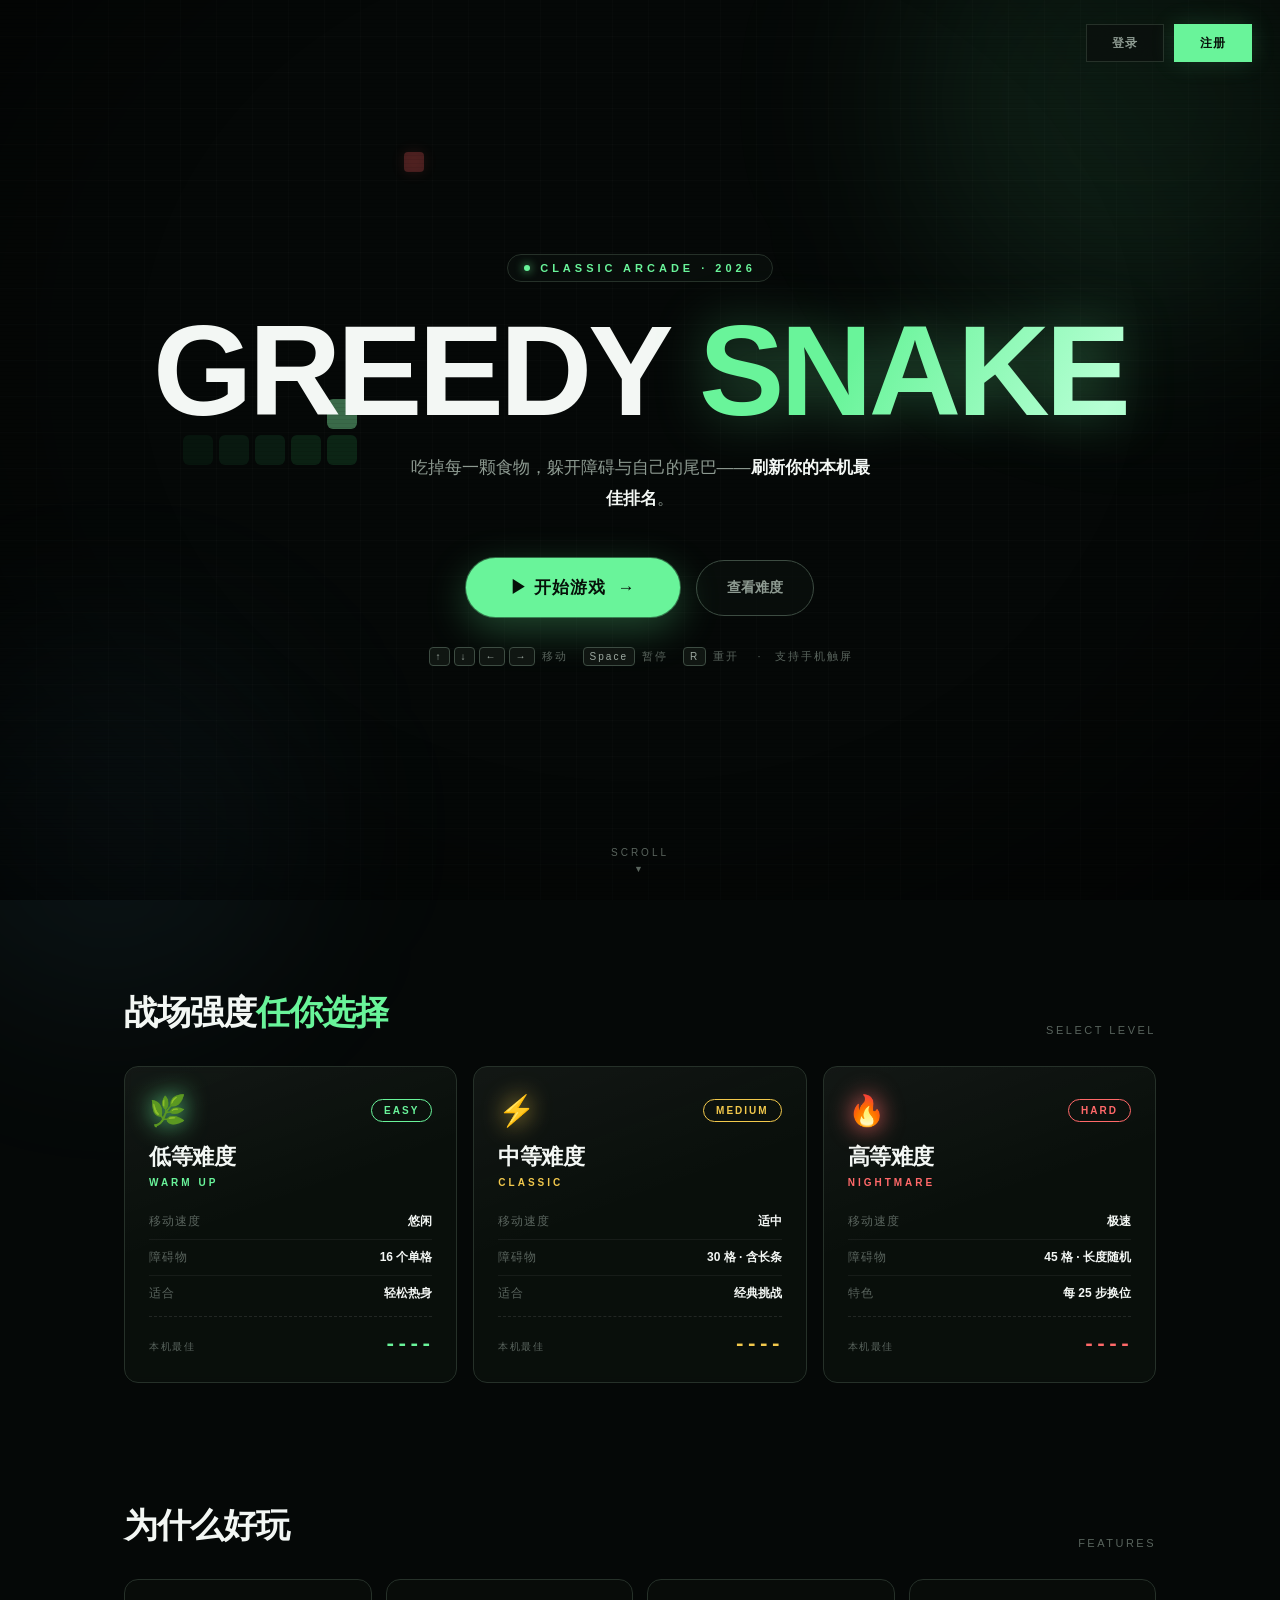
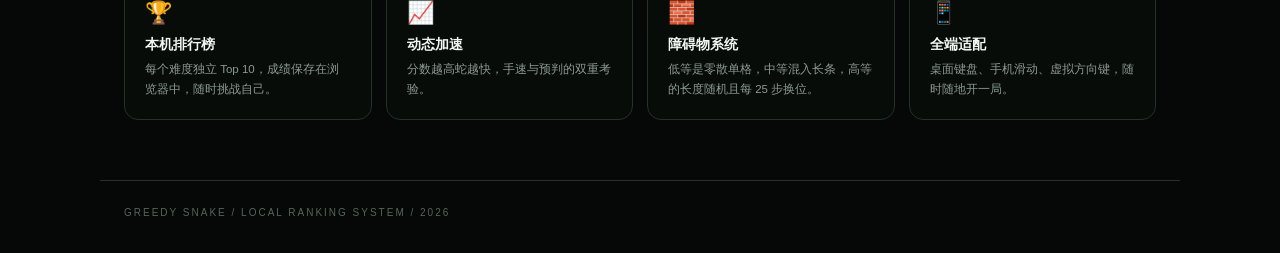
<file: index.html>
<!DOCTYPE html>
<html lang="zh-CN">

<head>
    <meta charset="UTF-8">
    <meta name="viewport" content="width=device-width, initial-scale=1.0">
    <meta name="theme-color" content="#050807">
    <title>Greedy Snake · 经典贪吃蛇</title>
    <style>
        :root {
            color-scheme: dark;
            --bg: #050807;
            --green: #69f49a;
            --green-dim: rgba(105, 244, 154, .55);
            --yellow: #f2c94c;
            --red: #ff6969;
            --blue: #6ec6ff;
            --text: #f3f7f4;
            --muted: #8d9a91;
            --dim: #59645d;
            --line: #263129;
            --panel: #0b100d;
        }

        * {
            box-sizing: border-box;
            margin: 0;
            padding: 0;
        }

        html {
            scroll-behavior: smooth;
        }

        body {
            background: var(--bg);
            color: var(--text);
            font-family: Inter, "Microsoft YaHei", "PingFang SC", Arial, sans-serif;
            overflow-x: hidden;
        }

        button,
        input {
            font: inherit;
        }

        /* 顶部账号入口 */
        .accountBar {
            position: absolute;
            z-index: 10;
            top: 24px;
            right: 28px;
            display: flex;
            align-items: center;
            gap: 10px;
        }

        .accountButton {
            min-width: 78px;
            height: 38px;
            padding: 0 18px;
            border: 1px solid var(--line);
            background: rgba(11, 16, 13, .78);
            color: var(--muted);
            font-size: 12px;
            font-weight: 800;
            letter-spacing: 1px;
            cursor: pointer;
            backdrop-filter: blur(12px);
            transition: border-color .2s ease, color .2s ease, background .2s ease, transform .2s ease;
        }

        .accountButton:hover,
        .accountButton:focus-visible {
            border-color: var(--green);
            color: var(--text);
            outline: none;
            transform: translateY(-2px);
        }

        .accountButton.primary {
            border-color: var(--green);
            background: var(--green);
            color: #061009;
            box-shadow: 0 0 24px rgba(105, 244, 154, .15);
        }

        .accountButton.primary:hover,
        .accountButton.primary:focus-visible {
            background: #8affad;
            color: #061009;
        }

        .accountUser {
            display: flex;
            align-items: center;
            gap: 10px;
            height: 38px;
            padding-left: 14px;
            border: 1px solid var(--line);
            background: rgba(11, 16, 13, .82);
            backdrop-filter: blur(12px);
        }

        .accountUser[hidden] {
            display: none;
        }

        .accountUserName {
            max-width: 130px;
            overflow: hidden;
            color: var(--green);
            font-size: 12px;
            font-weight: 800;
            text-overflow: ellipsis;
            white-space: nowrap;
            /* 它同时是指向用户中心的链接 */
            text-decoration: none;
            transition: color .16s ease;
        }

        .accountUserName:hover,
        .accountUserName:focus-visible {
            color: #8affad;
            outline: none;
        }

        .logoutButton {
            align-self: stretch;
            padding: 0 12px;
            border: 0;
            border-left: 1px solid var(--line);
            background: transparent;
            color: var(--dim);
            font-size: 11px;
            cursor: pointer;
        }

        .logoutButton:hover,
        .logoutButton:focus-visible {
            color: var(--text);
            outline: none;
        }

        .authDialog {
            width: min(430px, calc(100vw - 32px));
            max-height: calc(100vh - 32px);
            margin: auto;
            padding: 0;
            overflow: auto;
            border: 1px solid #3d4c42;
            background: #0b100d;
            color: var(--text);
            box-shadow: 0 30px 100px rgba(0, 0, 0, .8), 0 0 45px rgba(105, 244, 154, .08);
        }

        .authDialog::backdrop {
            background: rgba(2, 5, 3, .78);
            backdrop-filter: blur(8px);
        }

        .authPanel {
            position: relative;
            padding: 30px 34px;
            background:
                linear-gradient(145deg, rgba(105, 244, 154, .07), transparent 40%),
                linear-gradient(rgba(255,255,255,.018) 1px, transparent 1px),
                linear-gradient(90deg, rgba(255,255,255,.018) 1px, transparent 1px);
            background-size: auto, 24px 24px, 24px 24px;
        }

        .authClose {
            position: absolute;
            top: 16px;
            right: 16px;
            width: 34px;
            height: 34px;
            border: 1px solid var(--line);
            background: rgba(5, 8, 7, .7);
            color: var(--muted);
            font-size: 20px;
            cursor: pointer;
        }

        .authClose:hover,
        .authClose:focus-visible {
            border-color: var(--green);
            color: var(--text);
            outline: none;
        }

        .authKicker {
            color: var(--green);
            font-family: Consolas, monospace;
            font-size: 10px;
            font-weight: 800;
            letter-spacing: 2.5px;
        }

        .authPanel h2 {
            margin-top: 10px;
            font-size: 30px;
            letter-spacing: -1px;
        }

        .authIntro {
            margin: 8px 0 24px;
            color: var(--muted);
            font-size: 13px;
            line-height: 1.7;
        }

        .authTabs {
            display: grid;
            grid-template-columns: 1fr 1fr;
            margin-bottom: 22px;
            border: 1px solid var(--line);
        }

        .authTab {
            height: 40px;
            border: 0;
            background: transparent;
            color: var(--dim);
            font-size: 12px;
            font-weight: 800;
            cursor: pointer;
        }

        .authTab.active {
            background: var(--green);
            color: #061009;
        }

        .authForm {
            display: grid;
            gap: 15px;
        }

        .authForm[hidden] {
            display: none;
        }

        .authField {
            display: grid;
            gap: 7px;
            color: var(--muted);
            font-size: 11px;
            font-weight: 800;
            letter-spacing: 1px;
        }

        .authField input {
            width: 100%;
            height: 46px;
            padding: 0 13px;
            border: 1px solid var(--line);
            border-radius: 0;
            outline: none;
            background: rgba(4, 8, 6, .85);
            color: var(--text);
            font-size: 14px;
            font-weight: 500;
            letter-spacing: 0;
        }

        .authField input:focus {
            border-color: var(--green);
            box-shadow: 0 0 0 3px rgba(105, 244, 154, .08);
        }

        .authField input::placeholder {
            color: #526058;
        }

        /* ── 注册时的协议勾选 ── */
        .authAgree {
            display: flex;
            flex-wrap: wrap;
            align-items: center;
            gap: 6px;
            margin-top: -2px;
            color: var(--muted);
            font-size: 11px;
            line-height: 1.6;
        }

        .authAgree input {
            width: 15px;
            height: 15px;
            margin: 0;
            accent-color: var(--green);
            cursor: pointer;
        }

        .authAgree label {
            cursor: pointer;
        }

        .authAgree a {
            color: var(--green);
            text-decoration: none;
        }

        .authAgree a:hover,
        .authAgree a:focus-visible {
            text-decoration: underline;
        }

        /* ── 注册密码强度检测 ── */
        .pwStrength {
            display: none;
            align-items: center;
            gap: 10px;
            margin-top: -8px;
            font-size: 10px;
            font-weight: 800;
            letter-spacing: 1px;
            color: var(--muted);
        }

        .pwStrength.on {
            display: flex;
        }

        .pwStrengthBars {
            display: flex;
            gap: 5px;
            flex: 1;
        }

        .pwStrengthBars i {
            flex: 1;
            height: 3px;
            background: #1c231f;
            transition: background .25s ease;
        }

        .pwStrengthText {
            min-width: 88px;
            text-align: right;
        }

        .pwStrength[data-level="1"] .pwStrengthText { color: var(--red); }
        .pwStrength[data-level="2"] .pwStrengthText { color: var(--yellow); }
        .pwStrength[data-level="3"] .pwStrengthText { color: var(--green); }

        .pwStrength[data-level="1"] .pwStrengthBars i:nth-child(-n+1) { background: var(--red); }
        .pwStrength[data-level="2"] .pwStrengthBars i:nth-child(-n+2) { background: var(--yellow); }
        .pwStrength[data-level="3"] .pwStrengthBars i:nth-child(-n+3) { background: var(--green); }

        .authSubmit {
            height: 48px;
            margin-top: 5px;
            border: 1px solid var(--green);
            background: var(--green);
            color: #061009;
            font-size: 13px;
            font-weight: 900;
            letter-spacing: 1px;
            cursor: pointer;
        }

        .authSubmit:hover,
        .authSubmit:focus-visible {
            background: #8affad;
            outline: none;
        }

        .authSubmit:disabled {
            opacity: .6;
            cursor: default;
        }

        .authLink {
            display: block;
            width: 100%;
            margin-top: 10px;
            padding: 6px 0;
            border: 0;
            background: none;
            color: var(--muted);
            font-size: 12px;
            text-align: center;
            text-decoration: underline;
            text-underline-offset: 3px;
            cursor: pointer;
        }

        .authLink:hover,
        .authLink:focus-visible {
            color: var(--green);
            outline: none;
        }

        #resetCodeStep {
            display: grid;
            gap: 14px;
            margin-top: 4px;
        }

        /* ── 开发模式：直接显示验证码的小窗 ──────────────── */
        .resetCodeBox {
            display: grid;
            gap: 10px;
            padding: 14px 16px;
            border: 1px dashed var(--green-dim);
            background: rgba(105, 244, 154, .06);
        }

        .resetCodeHead {
            display: flex;
            align-items: center;
            gap: 8px;
            flex-wrap: wrap;
        }

        .resetCodeTag {
            padding: 2px 7px;
            border: 1px solid var(--green);
            color: var(--green);
            font-size: 10px;
            letter-spacing: .14em;
            text-transform: uppercase;
        }

        .resetCodeHint {
            color: var(--muted);
            font-size: 11px;
        }

        .resetCodeValue {
            padding: 0;
            border: 0;
            background: none;
            color: var(--green);
            font-family: ui-monospace, SFMono-Regular, Menlo, Consolas, monospace;
            font-size: 30px;
            font-weight: 700;
            letter-spacing: .28em;
            line-height: 1.2;
            cursor: pointer;
            text-align: left;
        }

        .resetCodeValue:hover,
        .resetCodeValue:focus-visible {
            color: #8affad;
            outline: none;
        }

        .resetCodeValue.isCopied {
            color: var(--yellow);
        }

        .resetCodeNote {
            margin: 0;
            color: var(--dim);
            font-size: 10.5px;
            line-height: 1.7;
        }

        .resetCodeNote code {
            color: var(--muted);
            font-size: 10.5px;
        }

        .authStatus {
            min-height: 20px;
            margin-top: 16px;
            color: var(--yellow);
            font-size: 11px;
            line-height: 1.7;
        }

        body:has(.authDialog[open]) {
            overflow: hidden;
        }

        /* ════════════════════════════════
           背景：AI 贪吃蛇演示 + 氛围层
           ════════════════════════════════ */
        #demoCanvas {
            position: fixed;
            inset: 0;
            width: 100vw;
            height: 100vh;
            opacity: .5;
            z-index: 0;
        }

        .scanlines {
            position: fixed;
            inset: 0;
            z-index: 1;
            pointer-events: none;
            background: repeating-linear-gradient(
                0deg,
                rgba(0, 0, 0, .18) 0px,
                rgba(0, 0, 0, .18) 1px,
                transparent 1px,
                transparent 4px
            );
            opacity: .35;
        }

        .vignette {
            position: fixed;
            inset: 0;
            z-index: 1;
            pointer-events: none;
            background:
                radial-gradient(ellipse at 50% 40%, transparent 55%, rgba(0, 0, 0, .55) 100%);
        }

        .glow-orb {
            position: fixed;
            z-index: 0;
            border-radius: 50%;
            filter: blur(90px);
            pointer-events: none;
        }

        .glow-orb.one {
            width: 480px;
            height: 480px;
            top: -140px;
            right: -100px;
            background: rgba(105, 244, 154, .09);
        }

        .glow-orb.two {
            width: 380px;
            height: 380px;
            bottom: -120px;
            left: -80px;
            background: rgba(110, 198, 255, .06);
        }

        /* ════════════════════════════════
           Hero 区
           ════════════════════════════════ */
        .hero {
            position: relative;
            z-index: 2;
            min-height: 100vh;
            display: flex;
            flex-direction: column;
            align-items: center;
            justify-content: center;
            text-align: center;
            padding: 60px 24px 40px;
        }

        .eyebrow {
            display: inline-flex;
            align-items: center;
            gap: 10px;
            padding: 7px 16px;
            border: 1px solid var(--line);
            border-radius: 999px;
            background: rgba(11, 16, 13, .7);
            color: var(--green);
            font-size: 11px;
            font-weight: 800;
            letter-spacing: 4px;
            animation: fadeDown .8s ease both;
        }

        .eyebrow i {
            width: 6px;
            height: 6px;
            border-radius: 50%;
            background: var(--green);
            box-shadow: 0 0 10px var(--green);
            animation: blink 1.6s infinite;
        }

        @keyframes blink {
            0%, 100% { opacity: 1; }
            50% { opacity: .25; }
        }

        .hero h1 {
            margin: 28px 0 0;
            font-size: clamp(52px, 10vw, 128px);
            font-weight: 900;
            line-height: .95;
            letter-spacing: -4px;
            animation: fadeDown .8s .1s ease both;
        }

        .hero h1 .word {
            color: var(--text);
        }

        .hero h1 .accent {
            background: linear-gradient(120deg, var(--green) 20%, #b6ffd4 50%, var(--green) 80%);
            background-size: 200% auto;
            -webkit-background-clip: text;
            background-clip: text;
            color: transparent;
            animation: shine 4s linear infinite;
            filter: drop-shadow(0 0 26px rgba(105, 244, 154, .35));
        }

        @keyframes shine {
            to { background-position: 200% center; }
        }

        .tagline {
            margin: 22px 0 0;
            max-width: 460px;
            color: var(--muted);
            font-size: clamp(14px, 2vw, 17px);
            line-height: 1.8;
            animation: fadeDown .8s .2s ease both;
        }

        .tagline strong {
            color: var(--text);
        }

        /* ── CTA 按钮 ── */
        .ctaRow {
            display: flex;
            align-items: center;
            gap: 16px;
            margin-top: 44px;
            animation: fadeDown .8s .3s ease both;
        }

        .cta {
            position: relative;
            display: inline-flex;
            align-items: center;
            gap: 12px;
            padding: 18px 44px;
            border-radius: 999px;
            background: var(--green);
            color: #061009;
            font-size: 17px;
            font-weight: 900;
            letter-spacing: 1px;
            text-decoration: none;
            box-shadow:
                0 0 0 1px rgba(105, 244, 154, .4),
                0 12px 40px rgba(105, 244, 154, .28);
            transition: transform .25s ease, box-shadow .25s ease;
            overflow: hidden;
        }

        .cta::before {
            content: "";
            position: absolute;
            top: 0;
            left: -80%;
            width: 50%;
            height: 100%;
            background: linear-gradient(100deg, transparent, rgba(255, 255, 255, .45), transparent);
            transform: skewX(-20deg);
            animation: sweep 3.2s ease-in-out infinite;
        }

        @keyframes sweep {
            0%, 55% { left: -80%; }
            100% { left: 160%; }
        }

        .cta:hover {
            transform: translateY(-3px) scale(1.03);
            box-shadow:
                0 0 0 1px rgba(105, 244, 154, .6),
                0 18px 55px rgba(105, 244, 154, .42);
        }

        .cta .arrow {
            transition: transform .25s ease;
        }

        .cta:hover .arrow {
            transform: translateX(5px);
        }

        .ctaGhost {
            display: inline-flex;
            align-items: center;
            gap: 8px;
            padding: 18px 30px;
            border: 1px solid var(--line-bright, #3d4c42);
            border-radius: 999px;
            background: rgba(11, 16, 13, .7);
            color: var(--muted);
            font-size: 14px;
            font-weight: 700;
            text-decoration: none;
            transition: border-color .25s ease, color .25s ease, transform .25s ease;
        }

        .ctaGhost:hover {
            border-color: var(--green);
            color: var(--text);
            transform: translateY(-3px);
        }

        .heroHint {
            margin-top: 30px;
            color: var(--dim);
            font-size: 11px;
            letter-spacing: 2px;
            animation: fadeDown .8s .4s ease both;
        }

        .heroHint kbd {
            min-width: 20px;
            display: inline-block;
            margin: 0 2px;
            padding: 3px 6px;
            border: 1px solid #3d4c42;
            border-radius: 4px;
            background: #101612;
            color: #9da9a1;
            font-family: inherit;
            font-size: 10px;
            text-align: center;
        }

        @keyframes fadeDown {
            from { opacity: 0; transform: translateY(24px); }
            to { opacity: 1; transform: translateY(0); }
        }

        /* ── 向下滚动指示 ── */
        .scrollCue {
            position: absolute;
            bottom: 26px;
            left: 50%;
            transform: translateX(-50%);
            color: var(--dim);
            font-size: 10px;
            letter-spacing: 3px;
            animation: bounce 2s ease-in-out infinite;
        }

        .scrollCue::after {
            content: "▼";
            display: block;
            text-align: center;
            margin-top: 6px;
            font-size: 9px;
        }

        @keyframes bounce {
            0%, 100% { transform: translate(-50%, 0); opacity: .7; }
            50% { transform: translate(-50%, 8px); opacity: 1; }
        }

        /* ════════════════════════════════
           难度卡片区
           ════════════════════════════════ */
        .section {
            position: relative;
            z-index: 2;
            width: min(1080px, 100%);
            margin: 0 auto;
            padding: 90px 24px 30px;
        }

        .sectionHead {
            display: flex;
            align-items: flex-end;
            justify-content: space-between;
            gap: 20px;
            margin-bottom: 30px;
        }

        .sectionHead h2 {
            font-size: clamp(24px, 3.4vw, 34px);
            letter-spacing: -1px;
        }

        .sectionHead h2 em {
            font-style: normal;
            color: var(--green);
        }

        .sectionHead p {
            color: var(--dim);
            font-size: 11px;
            letter-spacing: 2.5px;
        }

        .cards {
            display: grid;
            grid-template-columns: repeat(3, minmax(0, 1fr));
            gap: 16px;
        }

        .card {
            position: relative;
            display: flex;
            flex-direction: column;
            gap: 14px;
            padding: 26px 24px;
            border: 1px solid var(--line);
            border-radius: 14px;
            background:
                linear-gradient(160deg, rgba(255, 255, 255, .04), transparent 45%),
                rgba(11, 16, 13, .88);
            text-decoration: none;
            color: inherit;
            backdrop-filter: blur(4px);
            transition: transform .28s ease, border-color .28s ease, box-shadow .28s ease;
            overflow: hidden;
        }

        .card::after {
            content: "";
            position: absolute;
            inset: auto 0 0;
            height: 3px;
            background: currentColor;
            transform: scaleX(0);
            transform-origin: left;
            transition: transform .3s ease;
        }

        .card:hover {
            transform: translateY(-8px);
            border-color: currentColor;
        }

        .card:hover::after {
            transform: scaleX(1);
        }

        .card.easy { color: var(--green); }
        .card.medium { color: var(--yellow); }
        .card.hard { color: var(--red); }

        .cardTop {
            display: flex;
            align-items: center;
            justify-content: space-between;
        }

        .badge {
            padding: 5px 12px;
            border-radius: 999px;
            border: 1px solid currentColor;
            font-size: 10px;
            font-weight: 900;
            letter-spacing: 2px;
        }

        .cardIcon {
            font-size: 30px;
            filter: drop-shadow(0 0 12px currentColor);
        }

        .card h3 {
            color: var(--text);
            margin: 0;
            font-size: 22px;
            letter-spacing: -.5px;
        }

        .card .en {
            color: currentColor;
            font-size: 10px;
            font-weight: 800;
            letter-spacing: 3px;
            margin-top: 4px;
        }

        .cardSpecs {
            list-style: none;
            display: flex;
            flex-direction: column;
        }

        .cardSpecs li {
            display: flex;
            align-items: center;
            justify-content: space-between;
            padding: 9px 0;
            border-bottom: 1px solid rgba(255, 255, 255, .06);
            font-size: 12px;
        }

        .cardSpecs li:last-child {
            border-bottom: 0;
            padding-bottom: 0;
        }

        .cardSpecs span {
            color: var(--dim);
            letter-spacing: 1px;
        }

        .cardSpecs strong {
            color: var(--text);
            font-weight: 700;
        }

        .cardBest {
            display: flex;
            align-items: baseline;
            justify-content: space-between;
            margin-top: auto;
            padding-top: 16px;
            border-top: 1px dashed rgba(255, 255, 255, .1);
        }

        .cardBest span {
            color: var(--dim);
            font-size: 10px;
            letter-spacing: 1.5px;
        }

        .cardBest strong {
            font-family: Consolas, monospace;
            font-size: 20px;
            color: currentColor;
        }

        /* ════════════════════════════════
           特色区
           ════════════════════════════════ */
        .features {
            display: grid;
            grid-template-columns: repeat(4, minmax(0, 1fr));
            gap: 14px;
            padding-bottom: 30px;
        }

        .feature {
            padding: 20px;
            border: 1px solid var(--line);
            border-radius: 14px;
            background: rgba(11, 16, 13, .6);
            text-align: left;
        }

        .feature .fi {
            font-size: 22px;
        }

        .feature h4 {
            margin: 10px 0 6px;
            font-size: 14px;
        }

        .feature p {
            color: var(--muted);
            font-size: 11.5px;
            line-height: 1.7;
        }

        /* ════════════════════════════════
           页脚
           ════════════════════════════════ */
        footer {
            position: relative;
            z-index: 2;
            display: flex;
            align-items: center;
            justify-content: space-between;
            gap: 16px;
            width: min(1080px, 100%);
            margin: 0 auto;
            padding: 26px 24px 34px;
            border-top: 1px solid var(--line);
            color: var(--dim);
            font-size: 10px;
            letter-spacing: 2px;
        }

        footer a {
            color: var(--green);
            text-decoration: none;
        }

        footer a:hover {
            text-decoration: underline;
        }

        /* ════════════════════════════════
           响应式
           ════════════════════════════════ */
        @media (max-width: 900px) {
            .cards {
                grid-template-columns: 1fr;
            }

            .features {
                grid-template-columns: repeat(2, 1fr);
            }
        }

        @media (max-width: 560px) {
            .accountBar {
                top: 14px;
                right: 14px;
                gap: 7px;
            }

            .accountButton {
                min-width: 64px;
                height: 34px;
                padding: 0 12px;
                font-size: 11px;
            }

            .authPanel {
                padding: 30px 22px 24px;
            }

            .hero h1 {
                letter-spacing: -2px;
            }

            .ctaRow {
                flex-direction: column;
                width: 100%;
            }

            .cta,
            .ctaGhost {
                width: min(320px, 100%);
                justify-content: center;
            }

            .features {
                grid-template-columns: 1fr;
            }

            footer {
                flex-direction: column;
                text-align: center;
            }
        }

        @media (prefers-reduced-motion: reduce) {
            *,
            *::before,
            *::after {
                animation: none !important;
                transition: none !important;
            }
        }
    </style>
</head>

<body>

<!-- 氛围层 -->
<canvas id="demoCanvas" aria-hidden="true"></canvas>
<div class="glow-orb one" aria-hidden="true"></div>
<div class="glow-orb two" aria-hidden="true"></div>
<div class="scanlines" aria-hidden="true"></div>
<div class="vignette" aria-hidden="true"></div>

<nav class="accountBar" aria-label="账号操作">
    <button class="accountButton guestAccountAction" type="button" data-auth-open="login">登录</button>
    <button class="accountButton primary guestAccountAction" type="button" data-auth-open="register">注册</button>
    <div class="accountUser" id="accountUser" hidden>
        <a class="accountUserName" id="accountUserName" href="/web_game/page/profile.html" title="进入用户中心"></a>
        <button class="logoutButton" id="logoutButton" type="button">退出</button>
    </div>
</nav>

<dialog class="authDialog" id="authDialog" aria-labelledby="authTitle">
    <section class="authPanel">
        <button class="authClose" id="authClose" type="button" aria-label="关闭登录窗口">×</button>
        <p class="authKicker">PLAYER ACCOUNT</p>
        <h2 id="authTitle">欢迎回来</h2>
        <p class="authIntro" id="authIntro">登录后即可在不同设备继续挑战。</p>

        <div class="authTabs" id="authTabs" role="tablist" aria-label="登录或注册">
            <button class="authTab active" type="button" role="tab" aria-selected="true" data-auth-tab="login">登录</button>
            <button class="authTab" type="button" role="tab" aria-selected="false" data-auth-tab="register">注册</button>
        </div>

        <!-- 三个表单都不用浏览器的原生校验：
             form 上的 novalidate 关掉提交前的自动校验，输入框上的
             type="email" / required / pattern / minlength / title 也一并撤掉。
             留着它们等于把提示语交给浏览器——文案和语言都由浏览器决定
             （中文系统上照样弹英文），项目搜不到也改不了。
             校验全部由下面的 JS 与后端接口负责，界面上只出现我们自己写的中文。
             仍然保留的：maxlength（输入时就限制，不弹气泡）、inputmode（手机键盘）、
             aria-required（给读屏软件用的必填语义，不参与浏览器校验）。
             加 novalidate 和撤属性是双保险：只靠前者的前提是浏览器老实照做。 -->
        <form class="authForm" id="loginForm" data-auth-form="login" novalidate>
            <label class="authField">
                账号
                <input name="email" type="text" inputmode="email" autocomplete="username" placeholder="注册时填写的邮箱" aria-required="true">
            </label>
            <label class="authField">
                密码
                <input name="password" type="password" autocomplete="current-password" placeholder="请输入密码" aria-required="true">
            </label>
            <button class="authSubmit" type="submit">进入游戏 →</button>
            <button class="authLink" id="forgotLink" type="button">忘记密码？</button>
        </form>

        <form class="authForm" id="registerForm" data-auth-form="register" novalidate hidden>
            <label class="authField">
                玩家昵称
                <input name="nickname" type="text" autocomplete="nickname" maxlength="12" placeholder="最多 12 个字符" aria-required="true">
            </label>
            <label class="authField">
                邮箱
                <input name="email" type="text" inputmode="email" autocomplete="email" placeholder="player@example.com" aria-required="true">
            </label>
            <label class="authField">
                密码
                <input name="password" type="password" autocomplete="new-password" placeholder="请输入至少 8 位密码" aria-required="true">
            </label>
            <span class="pwStrength" id="pwStrength" data-level="0" aria-live="polite">
                <span class="pwStrengthBars" aria-hidden="true"><i></i><i></i><i></i></span>
                <span class="pwStrengthText" id="pwStrengthText"></span>
            </span>
            <label class="authField">
                确认密码
                <input name="confirmPassword" type="password" autocomplete="new-password" placeholder="再次输入密码" aria-required="true">
            </label>
            <div class="authAgree">
                <input type="checkbox" id="agreeTerms" name="agreed" aria-required="true">
                <label for="agreeTerms">我已阅读并同意</label>
                <a href="/terms.html" target="_blank" rel="noopener">《用户协议》</a>
                <span>与</span>
                <a href="/privacy.html" target="_blank" rel="noopener">《隐私政策》</a>
            </div>
            <button class="authSubmit" type="submit">创建玩家账号 →</button>
        </form>

        <form class="authForm" id="resetForm" data-auth-form="reset" novalidate hidden>
            <label class="authField">
                注册邮箱
                <input name="email" type="text" inputmode="email" autocomplete="email" placeholder="player@example.com" aria-required="true">
            </label>
            <button class="authSubmit" id="resetSendCode" type="button">发送验证码 →</button>

            <div id="resetCodeStep" hidden>
                <div class="resetCodeBox" id="resetCodeBox" hidden>
                    <div class="resetCodeHead">
                        <span class="resetCodeTag">开发模式</span>
                        <span class="resetCodeHint">未配置邮箱服务，验证码直接显示在这里</span>
                    </div>
                    <button class="resetCodeValue" id="resetCodeValue" type="button" title="点击复制验证码">------</button>
                    <p class="resetCodeNote">公网部署前请配置 <code>SMTP_*</code>，或设置 <code>EXPOSE_RESET_CODE=0</code>：否则任何人都能重置任意账号的密码。</p>
                </div>
                <label class="authField">
                    验证码
                    <input name="code" type="text" inputmode="numeric" autocomplete="one-time-code" maxlength="6" placeholder="6 位数字" aria-required="true">
                </label>
                <label class="authField">
                    新密码
                    <input name="newPassword" type="password" autocomplete="new-password" placeholder="请输入至少 8 位密码" aria-required="true">
                </label>
                <button class="authSubmit" type="submit">设置新密码 →</button>
            </div>

            <button class="authLink" id="resetBack" type="button">← 返回登录</button>
        </form>

        <p class="authStatus" id="authStatus" role="status" aria-live="polite"></p>
    </section>
</dialog>

<!-- Hero -->
<main class="hero">
    <p class="eyebrow"><i></i> CLASSIC ARCADE · 2026</p>
    <h1><span class="word">GREEDY</span> <span class="accent">SNAKE</span></h1>
    <p class="tagline">吃掉每一颗食物，躲开障碍与自己的尾巴——<strong>刷新你的本机最佳排名</strong>。</p>

    <div class="ctaRow">
        <a class="cta" id="startGameLink" href="web_game/page/home.html">▶ 开始游戏 <span class="arrow">→</span></a>
        <a class="ctaGhost" href="#difficulty">查看难度</a>
    </div>

    <p class="heroHint">
        <kbd>↑</kbd><kbd>↓</kbd><kbd>←</kbd><kbd>→</kbd> 移动　<kbd>Space</kbd> 暂停　<kbd>R</kbd> 重开
        　·　支持手机触屏
    </p>

    <span class="scrollCue">SCROLL</span>
</main>

<!-- 难度选择 -->
<section class="section" id="difficulty">
    <div class="sectionHead">
        <h2>战场强度<em>任你选择</em></h2>
        <p>SELECT LEVEL</p>
    </div>

    <div class="cards">
        <div class="card easy">
            <div class="cardTop">
                <span class="cardIcon">🌿</span>
                <span class="badge">EASY</span>
            </div>
            <div class="cardTitle">
                <h3>低等难度</h3>
                <span class="en">WARM UP</span>
            </div>
            <ul class="cardSpecs">
                <li><span>移动速度</span><strong>悠闲</strong></li>
                <li><span>障碍物</span><strong>16 个单格</strong></li>
                <li><span>适合</span><strong>轻松热身</strong></li>
            </ul>
            <div class="cardBest">
                <span>本机最佳</span>
                <strong id="bestEasy">----</strong>
            </div>
        </div>

        <div class="card medium">
            <div class="cardTop">
                <span class="cardIcon">⚡</span>
                <span class="badge">MEDIUM</span>
            </div>
            <div class="cardTitle">
                <h3>中等难度</h3>
                <span class="en">CLASSIC</span>
            </div>
            <ul class="cardSpecs">
                <li><span>移动速度</span><strong>适中</strong></li>
                <li><span>障碍物</span><strong>30 格 · 含长条</strong></li>
                <li><span>适合</span><strong>经典挑战</strong></li>
            </ul>
            <div class="cardBest">
                <span>本机最佳</span>
                <strong id="bestMedium">----</strong>
            </div>
        </div>

        <div class="card hard">
            <div class="cardTop">
                <span class="cardIcon">🔥</span>
                <span class="badge">HARD</span>
            </div>
            <div class="cardTitle">
                <h3>高等难度</h3>
                <span class="en">NIGHTMARE</span>
            </div>
            <ul class="cardSpecs">
                <li><span>移动速度</span><strong>极速</strong></li>
                <li><span>障碍物</span><strong>45 格 · 长度随机</strong></li>
                <li><span>特色</span><strong>每 25 步换位</strong></li>
            </ul>
            <div class="cardBest">
                <span>本机最佳</span>
                <strong id="bestHard">----</strong>
            </div>
        </div>
    </div>
</section>

<!-- 特色 -->
<section class="section">
    <div class="sectionHead">
        <h2>为什么好玩</h2>
        <p>FEATURES</p>
    </div>

    <div class="features">
        <div class="feature">
            <span class="fi">🏆</span>
            <h4>本机排行榜</h4>
            <p>每个难度独立 Top 10，成绩保存在浏览器中，随时挑战自己。</p>
        </div>
        <div class="feature">
            <span class="fi">📈</span>
            <h4>动态加速</h4>
            <p>分数越高蛇越快，手速与预判的双重考验。</p>
        </div>
        <div class="feature">
            <span class="fi">🧱</span>
            <h4>障碍物系统</h4>
            <p>低等是零散单格，中等混入长条，高等的长度随机且每 25 步换位。</p>
        </div>
        <div class="feature">
            <span class="fi">📱</span>
            <h4>全端适配</h4>
            <p>桌面键盘、手机滑动、虚拟方向键，随时随地开一局。</p>
        </div>
    </div>
</section>

<footer>
    <span>GREEDY SNAKE / LOCAL RANKING SYSTEM / 2026</span>
</footer>

<script>
    /* ════════════════════════════════
       背景：自动寻路的演示贪吃蛇
       ════════════════════════════════ */
    (function () {
        const canvas = document.getElementById("demoCanvas");
        const ctx = canvas.getContext("2d");
        const reducedMotion = window.matchMedia("(prefers-reduced-motion: reduce)").matches;

        const CELL = 36;
        let cols = 0;
        let rows = 0;
        let snake = [];
        let dir = { x: 1, y: 0 };
        let food = { x: 0, y: 0 };
        let deadFade = 0;

        function resize() {
            canvas.width = window.innerWidth;
            canvas.height = window.innerHeight;
            cols = Math.ceil(canvas.width / CELL);
            rows = Math.ceil(canvas.height / CELL);
            resetSnake();
        }

        function resetSnake() {
            const startY = Math.floor(rows / 2);
            const startX = Math.floor(cols / 4);
            snake = [];
            for (let i = 0; i < 6; i++) {
                snake.push({ x: startX - i, y: startY });
            }
            dir = { x: 1, y: 0 };
            placeFood();
        }

        function placeFood() {
            let tries = 0;
            do {
                food = {
                    x: Math.floor(Math.random() * cols),
                    y: Math.floor(Math.random() * rows)
                };
                tries++;
            } while (tries < 200 && snake.some(p => p.x === food.x && p.y === food.y));
        }

        function occupied(x, y, ignoreTail) {
            return snake.some((p, i) => {
                if (ignoreTail && i === snake.length - 1) return false;
                return p.x === x && p.y === y;
            });
        }

        function step() {
            const head = snake[0];
            // 候选方向：优先靠近食物
            const prefs = [];
            const dx = food.x - head.x;
            const dy = food.y - head.y;

            if (Math.abs(dx) >= Math.abs(dy)) {
                if (dx !== 0) prefs.push({ x: Math.sign(dx), y: 0 });
                if (dy !== 0) prefs.push({ x: 0, y: Math.sign(dy) });
            } else {
                if (dy !== 0) prefs.push({ x: 0, y: Math.sign(dy) });
                if (dx !== 0) prefs.push({ x: Math.sign(dx), y: 0 });
            }
            // 备选：其余方向
            [{ x: 1, y: 0 }, { x: -1, y: 0 }, { x: 0, y: 1 }, { x: 0, y: -1 }]
                .forEach(d => prefs.push(d));

            let next = null;
            for (const d of prefs) {
                // 不能直接掉头
                if (d.x === -dir.x && d.y === -dir.y) continue;
                const nx = head.x + d.x;
                const ny = head.y + d.y;
                if (nx < 0 || ny < 0 || nx >= cols || ny >= rows) continue;
                if (occupied(nx, ny, true)) continue;
                next = { d, nx, ny };
                break;
            }

            if (!next) {
                // 无路可走：淡出后重生
                deadFade = 12;
                resetSnake();
                return;
            }

            dir = next.d;
            snake.unshift({ x: next.nx, y: next.ny });

            if (next.nx === food.x && next.ny === food.y) {
                if (snake.length > 40) snake.pop(); // 限制长度，避免占满全屏
                placeFood();
            } else {
                snake.pop();
            }
        }

        function roundRect(x, y, w, h, r) {
            ctx.beginPath();
            ctx.moveTo(x + r, y);
            ctx.arcTo(x + w, y, x + w, y + h, r);
            ctx.arcTo(x + w, y + h, x, y + h, r);
            ctx.arcTo(x, y + h, x, y, r);
            ctx.arcTo(x, y, x + w, y, r);
            ctx.closePath();
        }

        function draw() {
            ctx.clearRect(0, 0, canvas.width, canvas.height);

            // 淡网格
            ctx.strokeStyle = "rgba(255,255,255,.03)";
            ctx.lineWidth = 1;
            ctx.beginPath();
            for (let x = CELL; x < canvas.width; x += CELL) {
                ctx.moveTo(x + .5, 0);
                ctx.lineTo(x + .5, canvas.height);
            }
            for (let y = CELL; y < canvas.height; y += CELL) {
                ctx.moveTo(0, y + .5);
                ctx.lineTo(canvas.width, y + .5);
            }
            ctx.stroke();

            // 食物
            ctx.fillStyle = "rgba(255,95,95,.5)";
            ctx.shadowColor = "rgba(255,95,95,.5)";
            ctx.shadowBlur = 14;
            roundRect(food.x * CELL + 8, food.y * CELL + 8, CELL - 16, CELL - 16, 4);
            ctx.fill();
            ctx.shadowBlur = 0;

            // 蛇
            snake.forEach((p, i) => {
                const t = i / snake.length;
                ctx.fillStyle = i === 0
                    ? "rgba(138,255,173,.8)"
                    : `rgba(44,167,90,${0.42 - t * 0.3})`;
                roundRect(p.x * CELL + 3, p.y * CELL + 3, CELL - 6, CELL - 6, 6);
                ctx.fill();
            });
        }

        let lastStep = 0;
        function loop(now) {
            if (now - lastStep > 130) {
                lastStep = now;
                step();
            }
            draw();
            requestAnimationFrame(loop);
        }

        window.addEventListener("resize", resize);
        resize();

        if (reducedMotion) {
            draw(); // 静态一帧
        } else {
            requestAnimationFrame(loop);
        }
    })();

    /* 登录 / 注册 */
    (function () {
        const API_BASE = "";
        const AUTH_TOKEN_KEY = "greedySnakeAuthToken";
        const PLAYER_NAME_KEY = "greedySnakePlayerName";
        const dialog = document.getElementById("authDialog");
        const title = document.getElementById("authTitle");
        const intro = document.getElementById("authIntro");
        const status = document.getElementById("authStatus");
        const tabs = document.querySelectorAll("[data-auth-tab]");
        const forms = document.querySelectorAll("[data-auth-form]");
        const authTabsElement = document.getElementById("authTabs");
        const resetForm = document.getElementById("resetForm");
        const resetCodeStep = document.getElementById("resetCodeStep");
        const resetSendCodeButton = document.getElementById("resetSendCode");
        const resetCodeBox = document.getElementById("resetCodeBox");
        const resetCodeValue = document.getElementById("resetCodeValue");
        const guestActions = document.querySelectorAll(".guestAccountAction");
        const accountUser = document.getElementById("accountUser");
        const accountUserName = document.getElementById("accountUserName");
        const startGameLink = document.getElementById("startGameLink");
        let authenticated = false;
        let continueToGame = new URLSearchParams(window.location.search).get("login") === "required";

        function getToken() {
            try {
                return localStorage.getItem(AUTH_TOKEN_KEY) || "";
            } catch (error) {
                return "";
            }
        }

        function saveToken(token) {
            try {
                if (token) localStorage.setItem(AUTH_TOKEN_KEY, token);
                else localStorage.removeItem(AUTH_TOKEN_KEY);
            } catch (error) {
                // 当前会话仍可继续，刷新页面后需要重新登录。
            }
        }

        function showAccount(user) {
            authenticated = Boolean(user);
            guestActions.forEach(button => { button.hidden = Boolean(user); });
            accountUser.hidden = !user;
            accountUserName.textContent = user ? `● ${user.nickname}` : "";
            accountUserName.title = user ? user.email : "";

            if (user) {
                try {
                    localStorage.setItem(PLAYER_NAME_KEY, user.nickname);
                } catch (error) {
                    // 昵称同步失败不影响登录。
                }
            }
        }

        const FIELD_LABELS = { nickname: "昵称", email: "邮箱", password: "密码" };

        // 与后端 EMAIL_PATTERN 保持一致。表单既关了原生校验、又撤掉了相关的
        // 校验属性，格式与长度只能自己查，提示语也由这里决定
        const EMAIL_PATTERN = /^[^\s@]+@[^\s@]+\.[^\s@]+$/;
        // 与后端 MIN_PASSWORD_LENGTH 保持一致
        const PASSWORD_MIN_LENGTH = 8;

        // 后端校验失败时 detail 是数组，需转成可读文案，否则界面会显示 [object Object]
        function describeAuthError(detail) {
            if (!Array.isArray(detail)) return detail;

            return detail.map(item => {
                const field = Array.isArray(item?.loc) ? item.loc[item.loc.length - 1] : "";
                const label = FIELD_LABELS[field] || "输入内容";
                switch (item?.type) {
                    case "missing": return `请填写${label}`;
                    case "string_too_short": return `${label}长度不足`;
                    case "string_too_long": return `${label}超出长度限制`;
                    case "value_error": return `${label}格式不正确`;
                    default: return `${label}校验未通过`;
                }
            }).join("；");
        }

        async function authRequest(path, options = {}) {
            const response = await fetch(`${API_BASE}${path}`, options);
            let body = null;
            try {
                body = await response.json();
            } catch (error) {
                body = null;
            }

            if (!response.ok) {
                const detail = describeAuthError(body?.detail);
                if (detail) throw new Error(detail);
                // 后端异常时可能返回非 JSON 的纯文本，此时按状态码给出线索
                throw new Error(response.status >= 500
                    ? `服务器暂时不可用（HTTP ${response.status}），请稍后再试。`
                    : "账号服务暂时不可用");
            }
            return body;
        }

        function setSubmitting(form, submitting) {
            const button = form.querySelector("button[type='submit']");
            button.disabled = submitting;
            button.textContent = submitting
                ? "正在连接..."
                : form.id === "loginForm" ? "进入游戏账号 →"
                : form.id === "registerForm" ? "创建玩家账号 →"
                : "设置新密码 →";
        }

        function openAuth(mode) {
            selectMode(mode);
            if (!dialog.open) dialog.showModal();
        }

        function selectMode(mode) {
            // 切换 tab 时清空另一侧残留的输入，避免切回来看到上次填的内容
            const visibleForm = document.querySelector("[data-auth-form]:not([hidden])");
            if (visibleForm && visibleForm.dataset.authForm !== mode) resetAuthForms();

            const isLogin = mode === "login";
            const isReset = mode === "reset";

            if (isReset) {
                resetResetForm();
                title.textContent = "找回密码";
                intro.textContent = "填写注册邮箱，我们会给你一个验证码，用它设置新密码。";
            } else {
                title.textContent = isLogin ? "欢迎回来" : "创建玩家账号";
                intro.textContent = isLogin
                    ? "登录后即可在不同设备继续挑战。"
                    : "注册账号，保留昵称与全球排行榜记录。";
            }
            status.textContent = "";

            // 找回密码是从登录页进入的子流程，不参与「登录 / 注册」的 tab 切换
            authTabsElement.hidden = isReset;

            tabs.forEach(tab => {
                const selected = tab.dataset.authTab === mode;
                tab.classList.toggle("active", selected);
                tab.setAttribute("aria-selected", String(selected));
            });

            forms.forEach(form => {
                form.hidden = form.dataset.authForm !== mode;
            });

            const activeForm = document.querySelector(`[data-auth-form="${mode}"]`);
            window.setTimeout(() => activeForm.querySelector("input").focus(), 0);
        }

        document.querySelectorAll("[data-auth-open]").forEach(button => {
            button.addEventListener("click", () => {
                continueToGame = false;
                openAuth(button.dataset.authOpen);
            });
        });

        startGameLink.addEventListener("click", event => {
            if (authenticated) return;
            event.preventDefault();
            continueToGame = true;
            openAuth("login");
        });

        tabs.forEach(tab => {
            tab.addEventListener("click", () => selectMode(tab.dataset.authTab));
        });

        document.getElementById("authClose").addEventListener("click", () => dialog.close());

        dialog.addEventListener("click", event => {
            if (event.target === dialog) dialog.close();
        });

        // 关闭弹窗（×、点击遮罩、Esc）时复位两个表单，避免下次打开残留上次输入；
        // form.reset() 会触发强度检测器自身的 reset 监听，强度条一并复位
        function resetAuthForms() {
            forms.forEach(form => {
                form.reset();
                setSubmitting(form, false);
            });
            resetResetForm();
            status.textContent = "";
        }

        dialog.addEventListener("close", resetAuthForms);

        /* ── 找回密码 ─────────────────────────────────── */

        // 回到「填邮箱」这一步：隐藏验证码区域、解锁邮箱输入框
        function resetResetForm() {
            resetCodeStep.hidden = true;
            resetCodeBox.hidden = true;
            resetCodeValue.textContent = "------";
            resetCodeValue.classList.remove("isCopied");
            resetSendCodeButton.hidden = false;
            resetSendCodeButton.disabled = false;
            resetSendCodeButton.textContent = "发送验证码 →";
            const emailInput = resetForm.querySelector("input[name='email']");
            if (emailInput) emailInput.readOnly = false;
        }

        // 验证码字号大、又是等宽字体，点一下直接复制省得手抄
        resetCodeValue.addEventListener("click", async () => {
            const code = resetCodeValue.textContent.trim();
            if (!/^\d{6}$/.test(code)) return;
            try {
                await navigator.clipboard.writeText(code);
                resetCodeValue.classList.add("isCopied");
                setTimeout(() => resetCodeValue.classList.remove("isCopied"), 1200);
            } catch (error) {
                // 非安全上下文（例如用局域网 IP 以 http 访问）下浏览器会拒绝剪贴板，
                // 静默忽略即可：验证码本来就显示在页面上，手抄同样能用
            }
        });

        async function sendResetCode() {
            const emailInput = resetForm.querySelector("input[name='email']");
            // 表单开了 novalidate，reportValidity() 依旧会弹浏览器的原生气泡
            // （文案和语言都不可控），所以这里自己检查格式并给中文提示
            if (!EMAIL_PATTERN.test(emailInput.value.trim())) {
                status.textContent = "请输入正确的邮箱地址，例如 player@example.com。";
                emailInput.focus();
                return;
            }

            resetSendCodeButton.disabled = true;
            resetSendCodeButton.textContent = "正在发送...";
            status.textContent = "";

            try {
                const result = await authRequest("/api/auth/password-reset/request", {
                    method: "POST",
                    headers: { "Content-Type": "application/json" },
                    body: JSON.stringify({ email: emailInput.value.trim() })
                });

                resetCodeStep.hidden = false;
                resetSendCodeButton.hidden = true;
                // 锁定邮箱：改了就和新验证码对不上了
                emailInput.readOnly = true;

                const ttl = Math.round(result.expires_in / 60);
                const codeInput = resetForm.querySelector("input[name='code']");

                if (result.code) {
                    // 开发模式：后端（未配置 SMTP_*）把验证码一并返回了，直接显示出来并自动填入，
                    // 省去翻服务端日志这一趟
                    resetCodeValue.textContent = result.code;
                    resetCodeValue.classList.remove("isCopied");
                    resetCodeBox.hidden = false;
                    codeInput.value = result.code;
                    status.textContent = `验证码已生成并自动填入，${ttl} 分钟内有效。`;
                    resetForm.querySelector("input[name='newPassword']").focus();
                } else {
                    resetCodeBox.hidden = true;
                    codeInput.value = "";
                    // 后端无论邮箱是否注册都返回同样的结果，这里也只说"已发送"，
                    // 不区分账号是否存在
                    status.textContent = result.delivery === "console"
                        ? `验证码已生成。当前未配置邮箱服务，请查看服务端日志（${ttl} 分钟内有效）。`
                        : `验证码已发送到该邮箱，${ttl} 分钟内有效。`;
                    codeInput.focus();
                }
            } catch (error) {
                resetSendCodeButton.disabled = false;
                resetSendCodeButton.textContent = "发送验证码 →";
                status.textContent = error.message === "Failed to fetch"
                    ? "无法连接账号服务，请确认 FastAPI 和 MySQL 已启动。"
                    : error.message;
            }
        }

        document.getElementById("loginForm").addEventListener("submit", async event => {
            event.preventDefault();
            const form = event.currentTarget;
            const data = new FormData(form);
            setSubmitting(form, true);
            status.textContent = "";

            try {
                const result = await authRequest("/api/auth/login", {
                    method: "POST",
                    headers: { "Content-Type": "application/json" },
                    body: JSON.stringify({
                        email: data.get("email"),
                        password: data.get("password")
                    })
                });
                saveToken(result.token);
                showAccount(result.user);
                form.reset();
                dialog.close();
                if (continueToGame) window.location.href = startGameLink.href;
            } catch (error) {
                status.textContent = error.message === "Failed to fetch"
                    ? "无法连接账号服务，请确认 FastAPI 和 MySQL 已启动。"
                    : error.message;
            } finally {
                setSubmitting(form, false);
            }
        });

        /* ── 找回密码：提交验证码与新密码 ─────────────── */

        resetForm.addEventListener("submit", async event => {
            event.preventDefault();
            const form = event.currentTarget;
            const data = new FormData(form);

            // 原生校验已撤掉，验证码格式与新密码长度都得自己查
            const code = String(data.get("code") || "").trim();
            if (!/^\d{6}$/.test(code)) {
                status.textContent = "请填写 6 位数字验证码。";
                form.querySelector("input[name='code']").focus();
                return;
            }

            const newPassword = String(data.get("newPassword") || "");
            if (newPassword.trim().length < PASSWORD_MIN_LENGTH) {
                status.textContent = `新密码至少 ${PASSWORD_MIN_LENGTH} 位，且不能全是空格。`;
                form.querySelector("input[name='newPassword']").focus();
                return;
            }

            setSubmitting(form, true);
            status.textContent = "";

            try {
                await authRequest("/api/auth/password-reset/confirm", {
                    method: "POST",
                    headers: { "Content-Type": "application/json" },
                    body: JSON.stringify({
                        email: String(data.get("email") || "").trim(),
                        code,
                        new_password: newPassword
                    })
                });

                form.reset();
                resetResetForm();
                // selectMode 会清空 status，所以提示语必须放在它之后
                selectMode("login");
                status.textContent = "密码已重置，请用新密码登录。";
            } catch (error) {
                status.textContent = error.message === "Failed to fetch"
                    ? "无法连接账号服务，请确认 FastAPI 和 MySQL 已启动。"
                    : error.message;
            } finally {
                setSubmitting(form, false);
            }
        });

        document.getElementById("forgotLink").addEventListener("click", () => selectMode("reset"));
        document.getElementById("resetBack").addEventListener("click", () => selectMode("login"));
        resetSendCodeButton.addEventListener("click", sendResetCode);

        // ── 注册密码强度检测（弱 / 较强 / 强）──────────────
        (function initPasswordStrength() {
            const form = document.getElementById("registerForm");
            const input = form && form.querySelector('input[name="password"]');
            const meter = document.getElementById("pwStrength");
            const text = document.getElementById("pwStrengthText");
            if (!form || !input || !meter || !text) return;

            const COMMON_WORDS = ["password", "passwd", "admin", "iloveyou", "qwerty", "qazwsx", "1qaz", "zxcv", "asdf", "abc123", "a123456", "aa123456", "12345678", "123456789", "666666", "888888", "5201314", "woaini"];
            const SEQUENCES = ["1234", "2345", "3456", "4567", "5678", "6789", "abcd", "bcde", "cdef", "qwer", "wert", "asdf", "qaz", "wsx"];

            function passwordLevel(value) {
                if (value.length < PASSWORD_MIN_LENGTH) return 0;

                let score = 0;
                if (value.length >= 10) score += 1;
                if (value.length >= 14) score += 1;
                if (/[a-z]/.test(value)) score += 1;
                if (/[A-Z]/.test(value)) score += 1;
                if (/[0-9]/.test(value)) score += 1;
                if (/[^A-Za-z0-9]/.test(value)) score += 1;

                // 可预测的部分只扣分，不再一票降级
                const lower = value.toLowerCase();
                if (COMMON_WORDS.some(word => lower.includes(word))) score -= 3;
                if (SEQUENCES.some(seq => lower.includes(seq))) score -= 1;
                if (/^(.)\1+$/.test(value)) score -= 3;
                score = Math.max(0, score);

                if (score <= 2) return 1;   // 弱
                if (score === 3) return 2;  // 较强
                return 3;                    // 强
            }

            const LABELS = { 0: `太短 · 至少 ${PASSWORD_MIN_LENGTH} 位`, 1: "弱", 2: "较强", 3: "强" };

            input.addEventListener("input", () => {
                const value = input.value;
                if (!value) {
                    meter.classList.remove("on");
                    meter.dataset.level = "0";
                    text.textContent = "";
                    return;
                }
                meter.classList.add("on");
                if (!value.trim()) {
                    // 纯空格：长度够也不算有效密码
                    meter.dataset.level = "0";
                    text.textContent = "不能全是空格";
                    return;
                }
                const level = passwordLevel(value);
                meter.dataset.level = String(level);
                text.textContent = LABELS[level];
            });

            form.addEventListener("reset", () => {
                meter.classList.remove("on");
                meter.dataset.level = "0";
                text.textContent = "";
            });
        })();

        document.getElementById("registerForm").addEventListener("submit", async event => {
            event.preventDefault();
            const form = event.currentTarget;
            const data = new FormData(event.currentTarget);

            const nickname = (data.get("nickname") || "").trim();
            if (!nickname) {
                status.textContent = "昵称不能全是空格，请输入可识别的名字。";
                return;
            }

            const email = (data.get("email") || "").trim();
            if (!EMAIL_PATTERN.test(email)) {
                status.textContent = "请输入正确的邮箱地址，例如 player@example.com。";
                return;
            }

            const password = data.get("password") || "";
            if (!password.trim()) {
                status.textContent = "密码不能全是空格，请输入有效密码。";
                return;
            }
            if (password.trim().length < PASSWORD_MIN_LENGTH) {
                status.textContent = `密码至少 ${PASSWORD_MIN_LENGTH} 位，请重新设置。`;
                return;
            }

            if (password !== data.get("confirmPassword")) {
                status.textContent = "两次输入的密码不一致，请重新确认。";
                return;
            }

            // 原生校验已撤掉，复选框的必勾也得自己查
            if (!document.getElementById("agreeTerms").checked) {
                status.textContent = "请先阅读并同意《用户协议》与《隐私政策》。";
                return;
            }

            setSubmitting(form, true);
            status.textContent = "";

            try {
                const result = await authRequest("/api/auth/register", {
                    method: "POST",
                    headers: { "Content-Type": "application/json" },
                    body: JSON.stringify({
                        nickname,
                        email,
                        password,
                        agreed: document.getElementById("agreeTerms").checked
                    })
                });

                // 注册成功后不自动登录：回到登录页并预填账号密码，让玩家自己点登录
                form.reset();
                selectMode("login");
                const loginForm = document.getElementById("loginForm");
                loginForm.elements.email.value = email;
                loginForm.elements.password.value = password;
                status.textContent = "注册成功！已为你填好账号和密码，点击「进入游戏 →」即可登录。";

                // 注册接口返回的登录会话不再使用，立即注销，避免留下多余的有效令牌
                authRequest("/api/auth/logout", {
                    method: "POST",
                    headers: { "Authorization": `Bearer ${result.token}` }
                }).catch(() => {});
            } catch (error) {
                status.textContent = error.message === "Failed to fetch"
                    ? "无法连接账号服务，请确认 FastAPI 和 MySQL 已启动。"
                    : error.message;
            } finally {
                setSubmitting(form, false);
            }
        });

        document.getElementById("logoutButton").addEventListener("click", async () => {
            const token = getToken();
            try {
                if (token) {
                    await authRequest("/api/auth/logout", {
                        method: "POST",
                        headers: { "Authorization": `Bearer ${token}` }
                    });
                }
            } catch (error) {
                // 即使服务离线，也清除浏览器中的失效登录状态。
            } finally {
                saveToken("");
                showAccount(null);
            }
        });

        async function restoreAccount() {
            const token = getToken();
            if (!token) return;

            try {
                const user = await authRequest("/api/auth/me", {
                    headers: { "Authorization": `Bearer ${token}` }
                });
                showAccount(user);
                if (continueToGame) window.location.href = startGameLink.href;
            } catch (error) {
                saveToken("");
                showAccount(null);
            }
        }

        if (continueToGame) {
            window.history.replaceState({}, "", window.location.pathname + window.location.hash);
            openAuth("login");
        }
        restoreAccount();
    })();

    /* ════════════════════════════════
       从 localStorage 读取本机最佳
       ════════════════════════════════ */
    (function () {
        const KEY = "greedySnakeLeaderboardV1";
        let boards = null;

        try {
            boards = JSON.parse(localStorage.getItem(KEY));
        } catch (error) {
            boards = null;
        }

        function topScore(level) {
            const list = boards && Array.isArray(boards[level]) ? boards[level] : [];
            const best = list.length ? list[0].score : 0;
            return best > 0 ? String(best).padStart(4, "0") : "----";
        }

        document.getElementById("bestEasy").textContent = topScore("easy");
        document.getElementById("bestMedium").textContent = topScore("medium");
        document.getElementById("bestHard").textContent = topScore("hard");
    })();
</script>

</body>

</html>
</file>
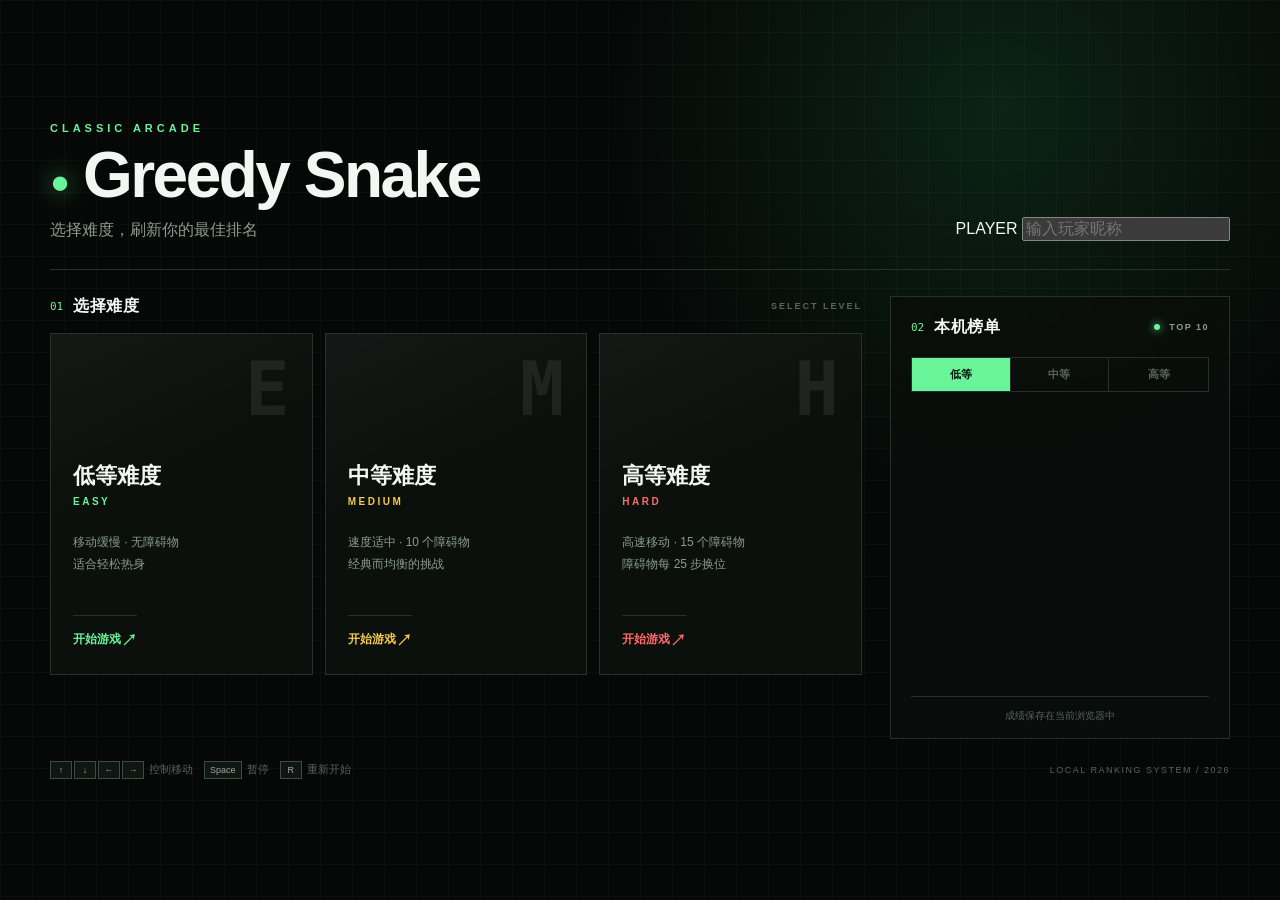
<file: web_game/index.html>
<!DOCTYPE html>
<html lang="zh-CN">

<head>
    <meta charset="UTF-8">
    <meta name="viewport" content="width=device-width, initial-scale=1.0">
    <meta name="theme-color" content="#07100b">
    <title>Greedy Snake · 经典贪吃蛇</title>
    <link rel="stylesheet" href="style.css">
</head>

<body>

<main id="mainMenu">
    <section class="menuShell" aria-labelledby="gameTitle">
        <header class="menuHero">
            <div>
                <p class="eyebrow">CLASSIC ARCADE</p>
                <h1 id="gameTitle"><span aria-hidden="true">●</span> Greedy Snake</h1>
                <p class="menuSubtitle">选择难度，刷新你的最佳排名</p>
            </div>

            <label class="playerField" for="playerName">
                <span>PLAYER</span>
                <input id="playerName" maxlength="12" autocomplete="nickname" placeholder="输入玩家昵称">
            </label>
        </header>

        <div class="menuLayout">
            <section class="difficultySection" aria-labelledby="difficultyTitle">
                <div class="sectionHeading">
                    <div>
                        <span class="sectionIndex">01</span>
                        <h2 id="difficultyTitle">选择难度</h2>
                    </div>
                    <span class="sectionNote">SELECT LEVEL</span>
                </div>

                <div class="difficultyGrid" aria-label="选择游戏难度">
                    <button class="difficultyCard easy" data-difficulty="easy" type="button">
                        <span class="difficultyLevel">E</span>
                        <span class="difficultyCopy">
                            <strong>低等难度</strong>
                            <span class="englishName">EASY</span>
                            <span class="difficultyDescription">移动缓慢 · 无障碍物<br>适合轻松热身</span>
                        </span>
                        <span class="playLabel">开始游戏 <span aria-hidden="true">↗</span></span>
                    </button>

                    <button class="difficultyCard medium" data-difficulty="medium" type="button">
                        <span class="difficultyLevel">M</span>
                        <span class="difficultyCopy">
                            <strong>中等难度</strong>
                            <span class="englishName">MEDIUM</span>
                            <span class="difficultyDescription">速度适中 · 10 个障碍物<br>经典而均衡的挑战</span>
                        </span>
                        <span class="playLabel">开始游戏 <span aria-hidden="true">↗</span></span>
                    </button>

                    <button class="difficultyCard hard" data-difficulty="hard" type="button">
                        <span class="difficultyLevel">H</span>
                        <span class="difficultyCopy">
                            <strong>高等难度</strong>
                            <span class="englishName">HARD</span>
                            <span class="difficultyDescription">高速移动 · 15 个障碍物<br>障碍物每 25 步换位</span>
                        </span>
                        <span class="playLabel">开始游戏 <span aria-hidden="true">↗</span></span>
                    </button>
                </div>
            </section>

            <aside class="leaderboardPanel" aria-labelledby="leaderboardTitle">
                <div class="sectionHeading leaderboardHeading">
                    <div>
                        <span class="sectionIndex">02</span>
                        <h2 id="leaderboardTitle">本机榜单</h2>
                    </div>
                    <span class="liveBadge"><i></i> TOP 10</span>
                </div>

                <div class="leaderboardTabs" role="tablist" aria-label="榜单难度">
                    <button class="leaderboardTab active" data-leaderboard-difficulty="easy" role="tab" aria-selected="true" type="button">低等</button>
                    <button class="leaderboardTab" data-leaderboard-difficulty="medium" role="tab" aria-selected="false" type="button">中等</button>
                    <button class="leaderboardTab" data-leaderboard-difficulty="hard" role="tab" aria-selected="false" type="button">高等</button>
                </div>

                <ol id="leaderboardList" class="leaderboardList" aria-live="polite"></ol>
                <p class="leaderboardFootnote">成绩保存在当前浏览器中</p>
            </aside>
        </div>

        <footer class="menuFooter">
            <p class="controlsTip desktopTip"><kbd>↑</kbd><kbd>↓</kbd><kbd>←</kbd><kbd>→</kbd> 控制移动　<kbd>Space</kbd> 暂停　<kbd>R</kbd> 重新开始</p>
            <p class="controlsTip mobileTip">滑动画布或点击方向键移动 · 点击暂停键暂停</p>
            <span>LOCAL RANKING SYSTEM / 2026</span>
        </footer>
    </section>
</main>

<main id="gameScreen" hidden>
    <header class="gameHeader">
        <button id="backToMenu" type="button">← 返回主界面</button>
        <h1><span aria-hidden="true">●</span> Greedy Snake</h1>
        <span id="currentDifficulty" aria-live="polite"></span>
    </header>

    <div id="info">
        <span id="score"><small>SCORE</small><strong>0</strong></span>
        <span id="best"><small>BEST</small><strong>0</strong></span>
        <span id="speed"><small>SPEED</small><strong>1</strong></span>
        <span id="timer"><small>TIME</small><strong>00:00</strong></span>
    </div>

    <div id="gameBox">
        <canvas id="game" width="1000" height="800" tabindex="0" aria-label="贪吃蛇游戏区域"></canvas>
    </div>

    <section id="touchControls" aria-label="手机游戏控制">
        <button class="directionButton up" data-direction="UP" type="button" aria-label="向上">▲</button>
        <button class="directionButton left" data-direction="LEFT" type="button" aria-label="向左">◀</button>
        <button id="touchPause" type="button" aria-label="暂停或继续">暂停</button>
        <button class="directionButton right" data-direction="RIGHT" type="button" aria-label="向右">▶</button>
        <button class="directionButton down" data-direction="DOWN" type="button" aria-label="向下">▼</button>
        <button id="touchRestart" type="button">重新开始</button>
    </section>

    <section id="resultOverlay" class="resultOverlay" hidden aria-labelledby="resultTitle">
        <div class="resultCard">
            <p class="eyebrow">RUN COMPLETE</p>
            <h2 id="resultTitle">游戏结束</h2>
            <div class="resultScore">
                <span>本局得分</span>
                <strong id="resultScore">0</strong>
            </div>
            <p id="resultRank" class="resultRank"></p>

            <div class="statsPanel">
                <div class="statsHeading">
                    <span class="sectionIndex">✦</span>
                    <span>本局统计</span>
                </div>
                <div class="statsGrid">
                    <div class="statItem">
                        <span class="statLabel">⏱ 存活时间</span>
                        <span class="statValue" id="statTime">00:00</span>
                    </div>
                    <div class="statItem">
                        <span class="statLabel">🍎 食物数量</span>
                        <span class="statValue" id="statFood">0</span>
                    </div>
                    <div class="statItem">
                        <span class="statLabel">👣 移动步数</span>
                        <span class="statValue" id="statMoves">0</span>
                    </div>
                    <div class="statItem">
                        <span class="statLabel">⚡ 最高速度</span>
                        <span class="statValue" id="statSpeed">1</span>
                    </div>
                    <div class="statItem">
                        <span class="statLabel">🐢 平均步速</span>
                        <span class="statValue" id="statMaxSpeed">0.00s</span>
                    </div>
                </div>
            </div>

            <div class="resultActions">
                <button id="playAgain" class="primaryAction" type="button">再来一局</button>
                <button id="viewLeaderboard" type="button">查看榜单</button>
                <button id="resultToMenu" type="button">返回菜单</button>
            </div>
        </div>
    </section>
</main>

<script src="snake.js"></script>

</body>
</html>
</file>
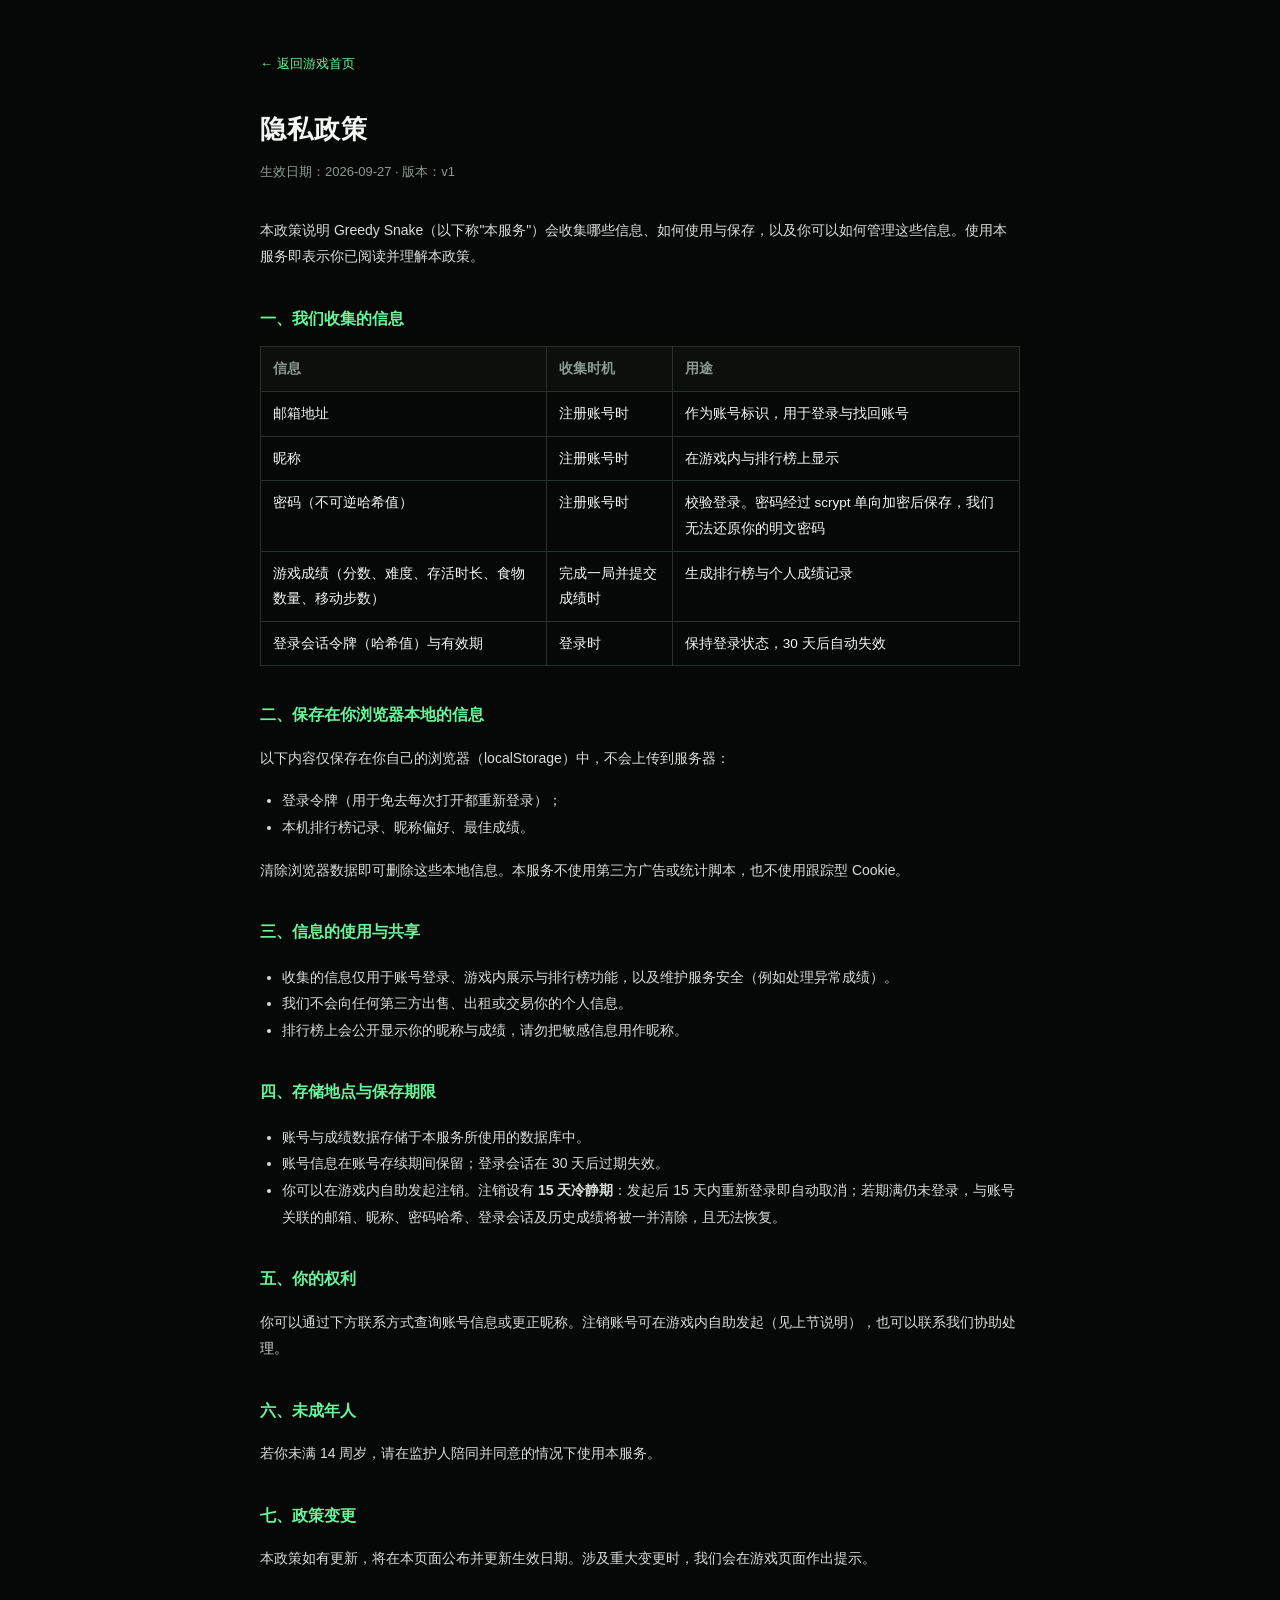
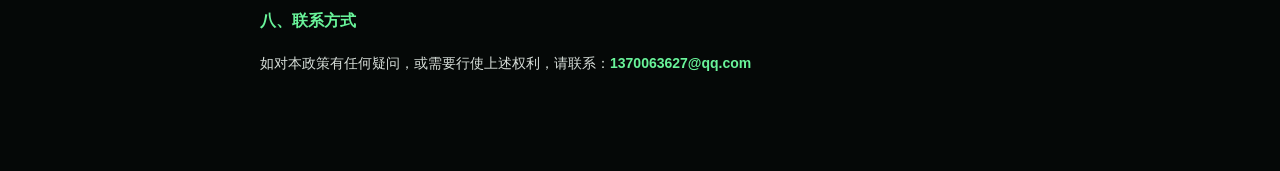
<file: privacy.html>
<!DOCTYPE html>
<html lang="zh-CN">

<head>
    <meta charset="UTF-8">
    <meta name="viewport" content="width=device-width, initial-scale=1.0">
    <meta name="theme-color" content="#050807">
    <title>隐私政策 · Greedy Snake</title>
    <style>
        :root {
            color-scheme: dark;
            --bg: #050807;
            --panel: #0b100d;
            --line: #263129;
            --text: #f3f7f4;
            --muted: #8d9a91;
            --green: #69f49a;
        }

        * {
            box-sizing: border-box;
        }

        body {
            margin: 0;
            padding: 48px 20px 80px;
            background: var(--bg);
            color: var(--text);
            font-family: -apple-system, "Segoe UI", "Microsoft YaHei", sans-serif;
            line-height: 1.9;
        }

        main {
            max-width: 760px;
            margin: 0 auto;
        }

        .back {
            display: inline-block;
            margin-bottom: 28px;
            color: var(--green);
            font-size: 13px;
            text-decoration: none;
        }

        .back:hover {
            text-decoration: underline;
        }

        h1 {
            margin: 0 0 6px;
            font-size: 26px;
            letter-spacing: 1px;
        }

        .meta {
            margin: 0 0 32px;
            color: var(--muted);
            font-size: 13px;
        }

        h2 {
            margin: 34px 0 10px;
            font-size: 16px;
            color: var(--green);
        }

        p,
        li {
            font-size: 14px;
            color: #d7ded9;
        }

        ul {
            padding-left: 22px;
        }

        table {
            width: 100%;
            margin: 12px 0;
            border-collapse: collapse;
            font-size: 13.5px;
        }

        th,
        td {
            padding: 9px 12px;
            border: 1px solid var(--line);
            text-align: left;
            vertical-align: top;
        }

        th {
            background: var(--panel);
            color: var(--muted);
            font-weight: 600;
        }

        .mail {
            color: var(--green);
            text-decoration: none;
            word-break: break-all;
        }

        .mail:hover {
            text-decoration: underline;
        }
    </style>
</head>

<body>
    <main>
        <a class="back" href="/">← 返回游戏首页</a>
        <h1>隐私政策</h1>
        <p class="meta">生效日期：2026-09-27 · 版本：v1</p>

        <p>本政策说明 Greedy Snake（以下称"本服务"）会收集哪些信息、如何使用与保存，以及你可以如何管理这些信息。使用本服务即表示你已阅读并理解本政策。</p>

        <h2>一、我们收集的信息</h2>
        <table>
            <tr>
                <th>信息</th>
                <th>收集时机</th>
                <th>用途</th>
            </tr>
            <tr>
                <td>邮箱地址</td>
                <td>注册账号时</td>
                <td>作为账号标识，用于登录与找回账号</td>
            </tr>
            <tr>
                <td>昵称</td>
                <td>注册账号时</td>
                <td>在游戏内与排行榜上显示</td>
            </tr>
            <tr>
                <td>密码（不可逆哈希值）</td>
                <td>注册账号时</td>
                <td>校验登录。密码经过 scrypt 单向加密后保存，我们无法还原你的明文密码</td>
            </tr>
            <tr>
                <td>游戏成绩（分数、难度、存活时长、食物数量、移动步数）</td>
                <td>完成一局并提交成绩时</td>
                <td>生成排行榜与个人成绩记录</td>
            </tr>
            <tr>
                <td>登录会话令牌（哈希值）与有效期</td>
                <td>登录时</td>
                <td>保持登录状态，30 天后自动失效</td>
            </tr>
        </table>

        <h2>二、保存在你浏览器本地的信息</h2>
        <p>以下内容仅保存在你自己的浏览器（localStorage）中，不会上传到服务器：</p>
        <ul>
            <li>登录令牌（用于免去每次打开都重新登录）；</li>
            <li>本机排行榜记录、昵称偏好、最佳成绩。</li>
        </ul>
        <p>清除浏览器数据即可删除这些本地信息。本服务不使用第三方广告或统计脚本，也不使用跟踪型 Cookie。</p>

        <h2>三、信息的使用与共享</h2>
        <ul>
            <li>收集的信息仅用于账号登录、游戏内展示与排行榜功能，以及维护服务安全（例如处理异常成绩）。</li>
            <li>我们不会向任何第三方出售、出租或交易你的个人信息。</li>
            <li>排行榜上会公开显示你的昵称与成绩，请勿把敏感信息用作昵称。</li>
        </ul>

        <h2>四、存储地点与保存期限</h2>
        <ul>
            <li>账号与成绩数据存储于本服务所使用的数据库中。</li>
            <li>账号信息在账号存续期间保留；登录会话在 30 天后过期失效。</li>
            <li>你可以在游戏内自助发起注销。注销设有 <strong>15 天冷静期</strong>：发起后 15 天内重新登录即自动取消；若期满仍未登录，与账号关联的邮箱、昵称、密码哈希、登录会话及历史成绩将被一并清除，且无法恢复。</li>
        </ul>

        <h2>五、你的权利</h2>
        <p>你可以通过下方联系方式查询账号信息或更正昵称。注销账号可在游戏内自助发起（见上节说明），也可以联系我们协助处理。</p>

        <h2>六、未成年人</h2>
        <p>若你未满 14 周岁，请在监护人陪同并同意的情况下使用本服务。</p>

        <h2>七、政策变更</h2>
        <p>本政策如有更新，将在本页面公布并更新生效日期。涉及重大变更时，我们会在游戏页面作出提示。</p>

        <h2>八、联系方式</h2>
        <p>如对本政策有任何疑问，或需要行使上述权利，请联系：<strong><a class="mail" href="mailto:1370063627@qq.com">1370063627@qq.com</a></strong></p>
    </main>
</body>

</html>
</file>
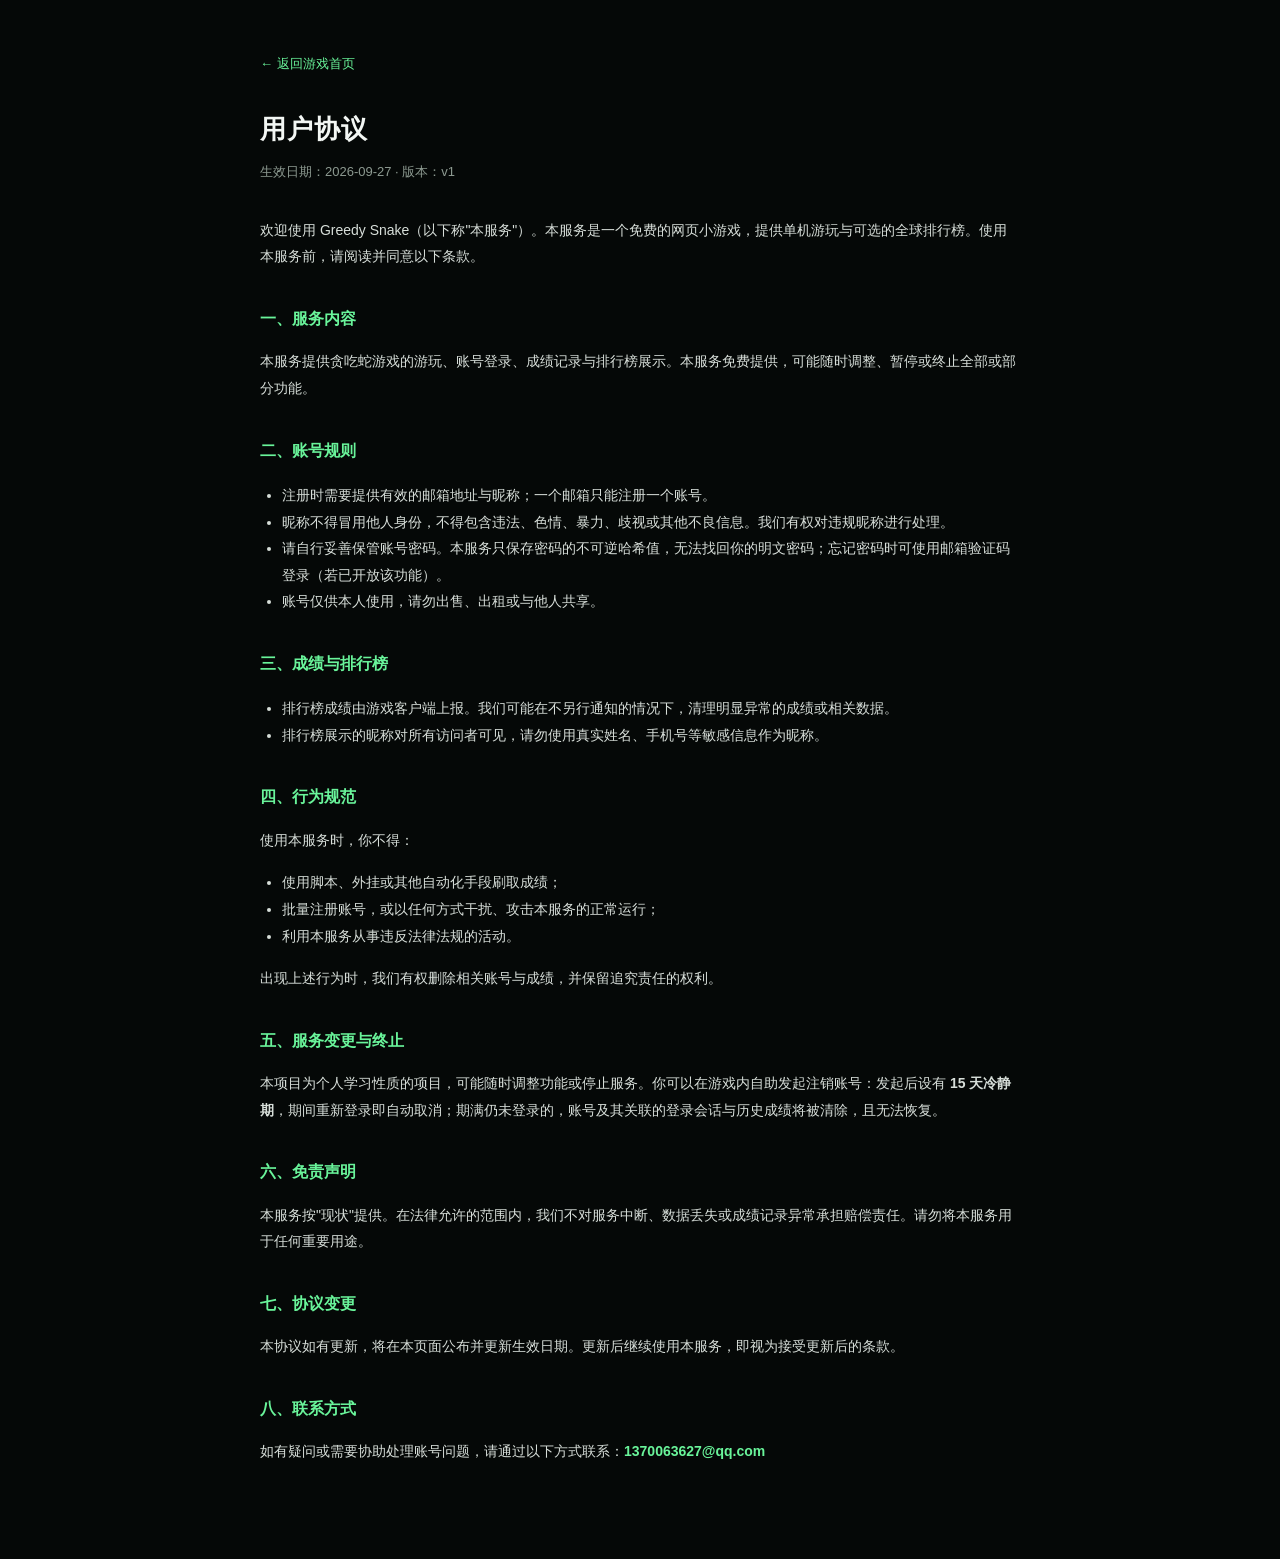
<file: terms.html>
<!DOCTYPE html>
<html lang="zh-CN">

<head>
    <meta charset="UTF-8">
    <meta name="viewport" content="width=device-width, initial-scale=1.0">
    <meta name="theme-color" content="#050807">
    <title>用户协议 · Greedy Snake</title>
    <style>
        :root {
            color-scheme: dark;
            --bg: #050807;
            --panel: #0b100d;
            --line: #263129;
            --text: #f3f7f4;
            --muted: #8d9a91;
            --green: #69f49a;
        }

        * {
            box-sizing: border-box;
        }

        body {
            margin: 0;
            padding: 48px 20px 80px;
            background: var(--bg);
            color: var(--text);
            font-family: -apple-system, "Segoe UI", "Microsoft YaHei", sans-serif;
            line-height: 1.9;
        }

        main {
            max-width: 760px;
            margin: 0 auto;
        }

        .back {
            display: inline-block;
            margin-bottom: 28px;
            color: var(--green);
            font-size: 13px;
            text-decoration: none;
        }

        .back:hover {
            text-decoration: underline;
        }

        h1 {
            margin: 0 0 6px;
            font-size: 26px;
            letter-spacing: 1px;
        }

        .meta {
            margin: 0 0 32px;
            color: var(--muted);
            font-size: 13px;
        }

        h2 {
            margin: 34px 0 10px;
            font-size: 16px;
            color: var(--green);
        }

        p,
        li {
            font-size: 14px;
            color: #d7ded9;
        }

        ul {
            padding-left: 22px;
        }

        .mail {
            color: var(--green);
            text-decoration: none;
            word-break: break-all;
        }

        .mail:hover {
            text-decoration: underline;
        }
    </style>
</head>

<body>
    <main>
        <a class="back" href="/">← 返回游戏首页</a>
        <h1>用户协议</h1>
        <p class="meta">生效日期：2026-09-27 · 版本：v1</p>

        <p>欢迎使用 Greedy Snake（以下称"本服务"）。本服务是一个免费的网页小游戏，提供单机游玩与可选的全球排行榜。使用本服务前，请阅读并同意以下条款。</p>

        <h2>一、服务内容</h2>
        <p>本服务提供贪吃蛇游戏的游玩、账号登录、成绩记录与排行榜展示。本服务免费提供，可能随时调整、暂停或终止全部或部分功能。</p>

        <h2>二、账号规则</h2>
        <ul>
            <li>注册时需要提供有效的邮箱地址与昵称；一个邮箱只能注册一个账号。</li>
            <li>昵称不得冒用他人身份，不得包含违法、色情、暴力、歧视或其他不良信息。我们有权对违规昵称进行处理。</li>
            <li>请自行妥善保管账号密码。本服务只保存密码的不可逆哈希值，无法找回你的明文密码；忘记密码时可使用邮箱验证码登录（若已开放该功能）。</li>
            <li>账号仅供本人使用，请勿出售、出租或与他人共享。</li>
        </ul>

        <h2>三、成绩与排行榜</h2>
        <ul>
            <li>排行榜成绩由游戏客户端上报。我们可能在不另行通知的情况下，清理明显异常的成绩或相关数据。</li>
            <li>排行榜展示的昵称对所有访问者可见，请勿使用真实姓名、手机号等敏感信息作为昵称。</li>
        </ul>

        <h2>四、行为规范</h2>
        <p>使用本服务时，你不得：</p>
        <ul>
            <li>使用脚本、外挂或其他自动化手段刷取成绩；</li>
            <li>批量注册账号，或以任何方式干扰、攻击本服务的正常运行；</li>
            <li>利用本服务从事违反法律法规的活动。</li>
        </ul>
        <p>出现上述行为时，我们有权删除相关账号与成绩，并保留追究责任的权利。</p>

        <h2>五、服务变更与终止</h2>
        <p>本项目为个人学习性质的项目，可能随时调整功能或停止服务。你可以在游戏内自助发起注销账号：发起后设有 <strong>15 天冷静期</strong>，期间重新登录即自动取消；期满仍未登录的，账号及其关联的登录会话与历史成绩将被清除，且无法恢复。</p>

        <h2>六、免责声明</h2>
        <p>本服务按"现状"提供。在法律允许的范围内，我们不对服务中断、数据丢失或成绩记录异常承担赔偿责任。请勿将本服务用于任何重要用途。</p>

        <h2>七、协议变更</h2>
        <p>本协议如有更新，将在本页面公布并更新生效日期。更新后继续使用本服务，即视为接受更新后的条款。</p>

        <h2>八、联系方式</h2>
        <p>如有疑问或需要协助处理账号问题，请通过以下方式联系：<strong><a class="mail" href="mailto:1370063627@qq.com">1370063627@qq.com</a></strong></p>
    </main>
</body>

</html>
</file>
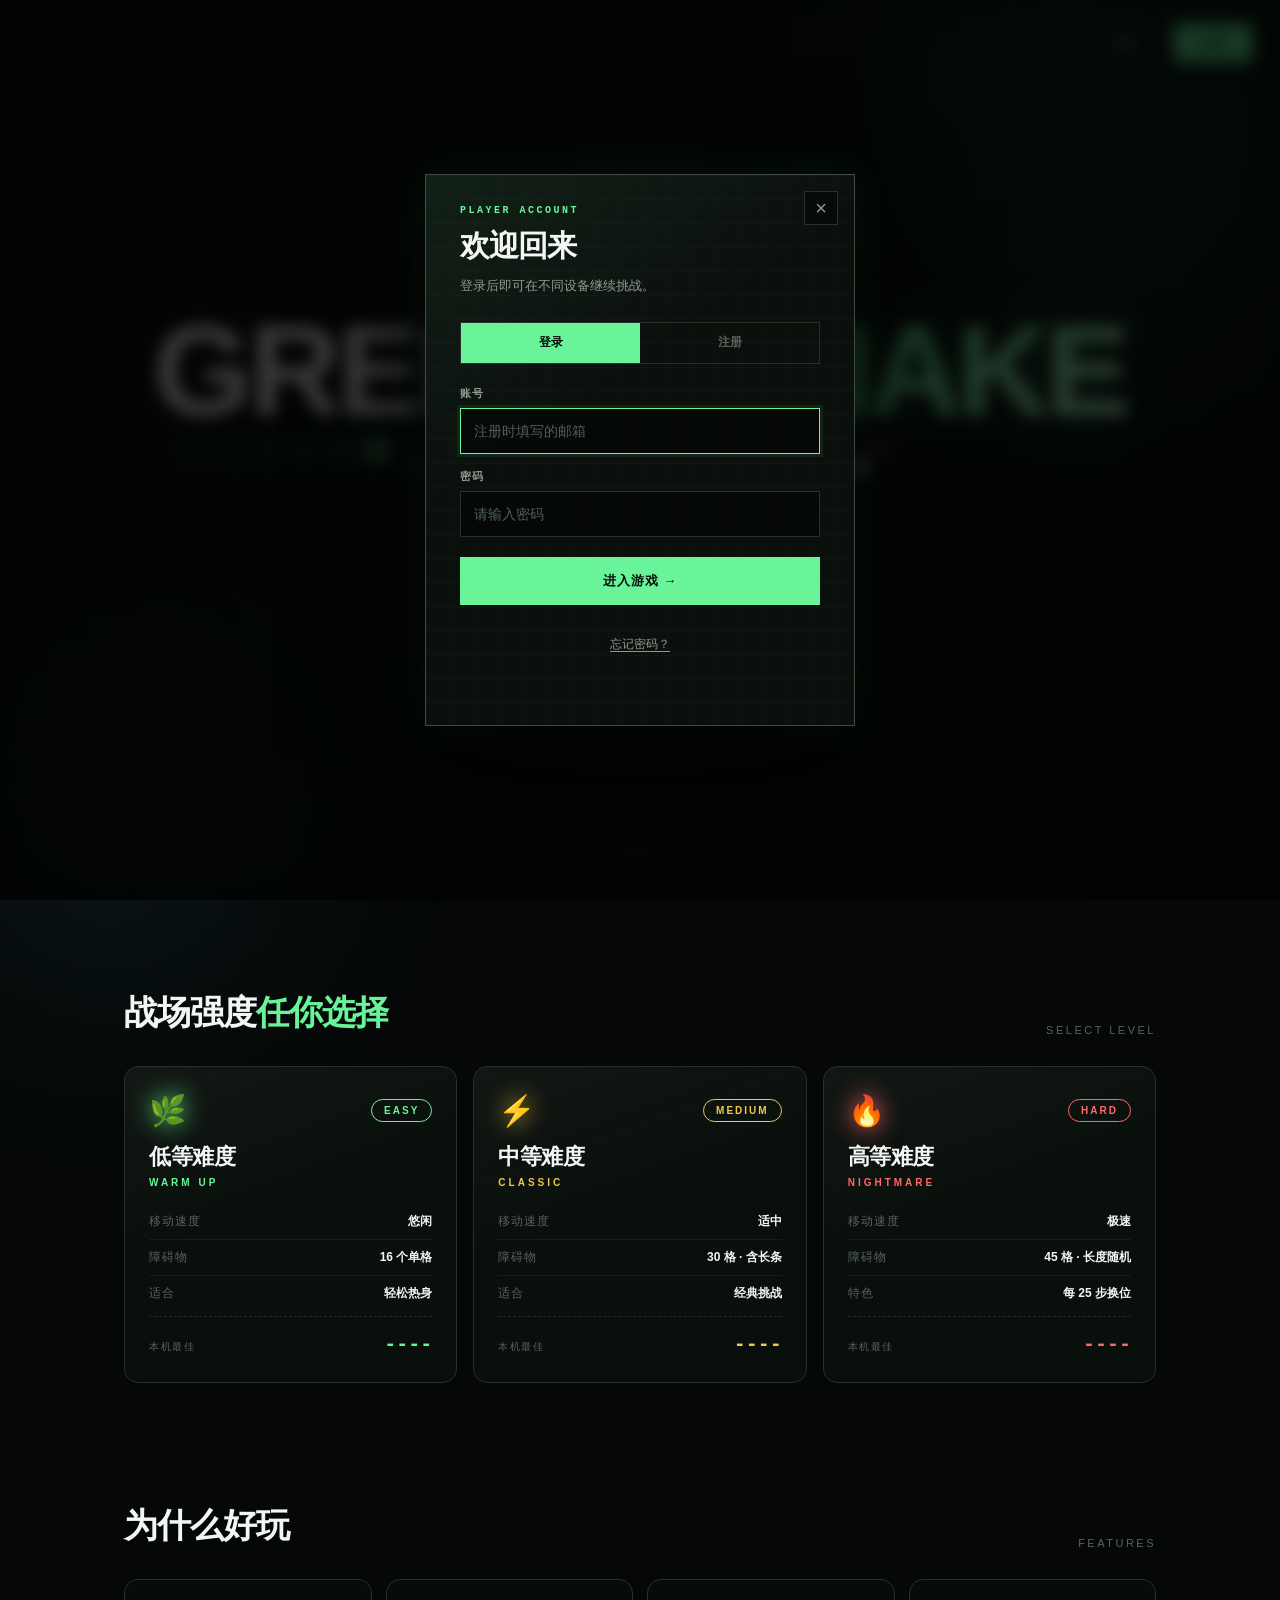
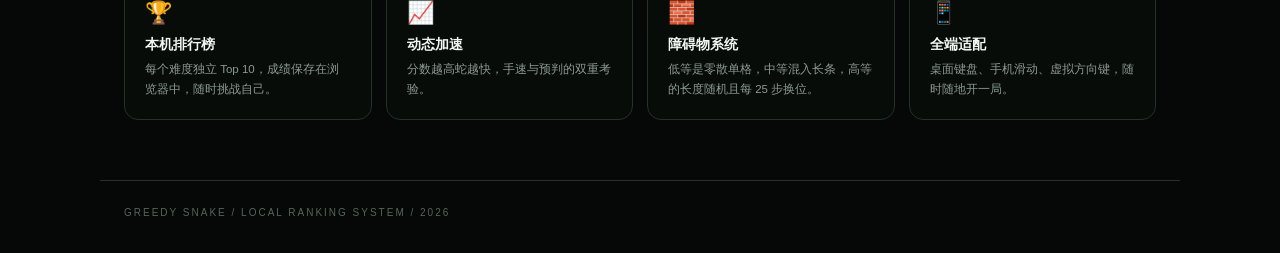
<file: web_game/page/home.html>
<!DOCTYPE html>
<html lang="zh-CN">

<head>
    <meta charset="UTF-8">
    <meta name="viewport" content="width=device-width, initial-scale=1.0">
    <meta name="theme-color" content="#07100b">
    <title>Greedy Snake · 经典贪吃蛇</title>
    <link rel="stylesheet" href="../style.css">
</head>

<body class="authPending">

<div class="authGate" id="authGate" role="status" aria-live="polite">
    <span class="authGateMark">●</span>
    <strong>正在验证玩家账号</strong>
    <small>AUTHENTICATING...</small>
</div>

<main id="mainMenu">
    <section class="menuShell" aria-labelledby="gameTitle">
        <header class="menuHero">
            <div>
                <p class="eyebrow">CLASSIC ARCADE</p>
                <h1 id="gameTitle"><span aria-hidden="true">●</span> Greedy Snake</h1>
                <p class="menuSubtitle">选择难度，刷新你的最佳排名</p>
            </div>

            <a class="currentUserCard" id="userEntry" href="profile.html" title="进入用户中心">
                <span class="userAvatar" id="userAvatar" aria-hidden="true">
                    <img id="userAvatarImage" alt="" hidden>
                    <span id="userAvatarLetter">·</span>
                </span>
                <span class="currentUserText">
                    <span class="currentUserLabel"><i aria-hidden="true"></i> CURRENT USER</span>
                    <strong id="currentUserName">--</strong>
                </span>
                <span class="currentUserArrow" aria-hidden="true">→</span>
            </a>
        </header>

        <div class="menuLayout">
            <section class="difficultySection" aria-labelledby="difficultyTitle">
                <div class="sectionHeading">
                    <div>
                        <span class="sectionIndex">01</span>
                        <h2 id="difficultyTitle">选择难度</h2>
                    </div>
                    <span class="sectionNote">SELECT LEVEL</span>
                </div>

                <div class="difficultyGrid" aria-label="选择游戏难度">
                    <button class="difficultyCard easy" data-difficulty="easy" type="button">
                        <span class="difficultyLevel">E</span>
                        <span class="difficultyCopy">
                            <strong>低等难度</strong>
                            <span class="englishName">EASY</span>
                            <span class="difficultyDescription">移动缓慢 · 16 个单格障碍<br>适合轻松热身</span>
                        </span>
                        <span class="playLabel">开始游戏 <span aria-hidden="true">↗</span></span>
                    </button>

                    <button class="difficultyCard medium" data-difficulty="medium" type="button">
                        <span class="difficultyLevel">M</span>
                        <span class="difficultyCopy">
                            <strong>中等难度</strong>
                            <span class="englishName">MEDIUM</span>
                            <span class="difficultyDescription">速度适中 · 单格与长条混合<br>经典而均衡的挑战</span>
                        </span>
                        <span class="playLabel">开始游戏 <span aria-hidden="true">↗</span></span>
                    </button>

                    <button class="difficultyCard hard" data-difficulty="hard" type="button">
                        <span class="difficultyLevel">H</span>
                        <span class="difficultyCopy">
                            <strong>高等难度</strong>
                            <span class="englishName">HARD</span>
                            <span class="difficultyDescription">高速移动 · 障碍物长度随机<br>每 25 步自动换位</span>
                        </span>
                        <span class="playLabel">开始游戏 <span aria-hidden="true">↗</span></span>
                    </button>
                </div>
            </section>

            <aside class="leaderboardPanel" aria-labelledby="leaderboardTitle">
                <div class="sectionHeading leaderboardHeading">
                    <div>
                        <span class="sectionIndex">02</span>
                        <h2 id="leaderboardTitle">本机榜单</h2>
                    </div>
                    <span class="liveBadge"><i></i> TOP 10</span>
                </div>

                <div class="leaderboardTabs" role="tablist" aria-label="榜单难度">
                    <button class="leaderboardTab active" data-leaderboard-difficulty="easy" role="tab" aria-selected="true" type="button">低等</button>
                    <button class="leaderboardTab" data-leaderboard-difficulty="medium" role="tab" aria-selected="false" type="button">中等</button>
                    <button class="leaderboardTab" data-leaderboard-difficulty="hard" role="tab" aria-selected="false" type="button">高等</button>
                </div>

                <div class="scopeToggle" role="group" aria-label="榜单范围">
                    <button class="scopeBtn active" data-scope="local" type="button">本机</button>
                    <button class="scopeBtn" data-scope="global" type="button">全球</button>
                </div>

                <ol id="leaderboardList" class="leaderboardList" aria-live="polite"></ol>
                <p class="leaderboardFootnote">本机成绩存于浏览器 · 全球榜单需启动后端</p>
            </aside>
        </div>

        <footer class="menuFooter">
            <p class="controlsTip desktopTip"><kbd>↑</kbd><kbd>↓</kbd><kbd>←</kbd><kbd>→</kbd> 控制移动　<kbd>Space</kbd> 暂停　<kbd>R</kbd> 重新开始</p>
            <p class="controlsTip mobileTip">滑动画布或点击方向键移动 · 点击暂停键暂停</p>
            <span>LOCAL RANKING SYSTEM / 2026</span>
        </footer>
    </section>
</main>

<main id="gameScreen" hidden>
    <header class="gameHeader">
        <button id="backToMenu" type="button">← 返回主界面</button>
        <h1><span aria-hidden="true">●</span> Greedy Snake</h1>
        <div class="gameHeaderRight">
            <span id="currentDifficulty" aria-live="polite"></span>
            <button id="soundToggle" type="button" aria-pressed="false">音效 开</button>
        </div>
    </header>

    <div id="info">
        <span id="score"><small>SCORE</small><strong>0</strong></span>
        <span id="best"><small>BEST</small><strong>0</strong></span>
        <span id="speed"><small>SPEED</small><strong>1</strong></span>
        <span id="timer"><small>TIME</small><strong>00:00</strong></span>
    </div>

    <div id="gameBox">
        <canvas id="game" width="1000" height="800" tabindex="0" aria-label="贪吃蛇游戏区域"></canvas>
    </div>

    <section id="touchControls" aria-label="手机游戏控制">
        <button class="directionButton up" data-direction="UP" type="button" aria-label="向上">▲</button>
        <button class="directionButton left" data-direction="LEFT" type="button" aria-label="向左">◀</button>
        <button id="touchPause" type="button" aria-label="暂停或继续">暂停</button>
        <button class="directionButton right" data-direction="RIGHT" type="button" aria-label="向右">▶</button>
        <button class="directionButton down" data-direction="DOWN" type="button" aria-label="向下">▼</button>
        <button id="touchRestart" type="button">重新开始</button>
    </section>

    <section id="resultOverlay" class="resultOverlay" hidden aria-labelledby="resultTitle">
        <div class="resultCard">
            <p class="eyebrow">RUN COMPLETE</p>
            <h2 id="resultTitle">游戏结束</h2>
            <div class="resultScore">
                <span>本局得分</span>
                <strong id="resultScore">0</strong>
            </div>
            <p id="resultRecord" class="resultRecord" hidden></p>
            <p id="resultRank" class="resultRank"></p>

            <div class="statsPanel">
                <div class="statsHeading">
                    <span class="sectionIndex">✦</span>
                    <span>本局统计</span>
                </div>
                <div class="statsGrid">
                    <div class="statItem">
                        <span class="statLabel">⏱ 存活时间</span>
                        <span class="statValue" id="statTime">00:00</span>
                    </div>
                    <div class="statItem">
                        <span class="statLabel">🍎 食物数量</span>
                        <span class="statValue" id="statFood">0</span>
                    </div>
                    <div class="statItem">
                        <span class="statLabel">👣 移动步数</span>
                        <span class="statValue" id="statMoves">0</span>
                    </div>
                    <div class="statItem">
                        <span class="statLabel">⚡ 最高速度</span>
                        <span class="statValue" id="statSpeed">1</span>
                    </div>
                    <div class="statItem">
                        <span class="statLabel">🐢 平均步速</span>
                        <span class="statValue" id="statMaxSpeed">0.00s</span>
                    </div>
                </div>
            </div>

            <p class="resultSync" id="resultSync" role="status" aria-live="polite" hidden>
                <span id="resultSyncText"></span>
                <button id="retrySubmit" type="button" hidden>重试上传</button>
            </p>

            <div class="resultActions">
                <button id="playAgain" class="primaryAction" type="button">再来一局</button>
                <button id="viewLeaderboard" type="button">查看榜单</button>
                <button id="resultToMenu" type="button">返回菜单</button>
            </div>
        </div>
    </section>
</main>

<script src="../snake.js"></script>

</body>
</html>
</file>
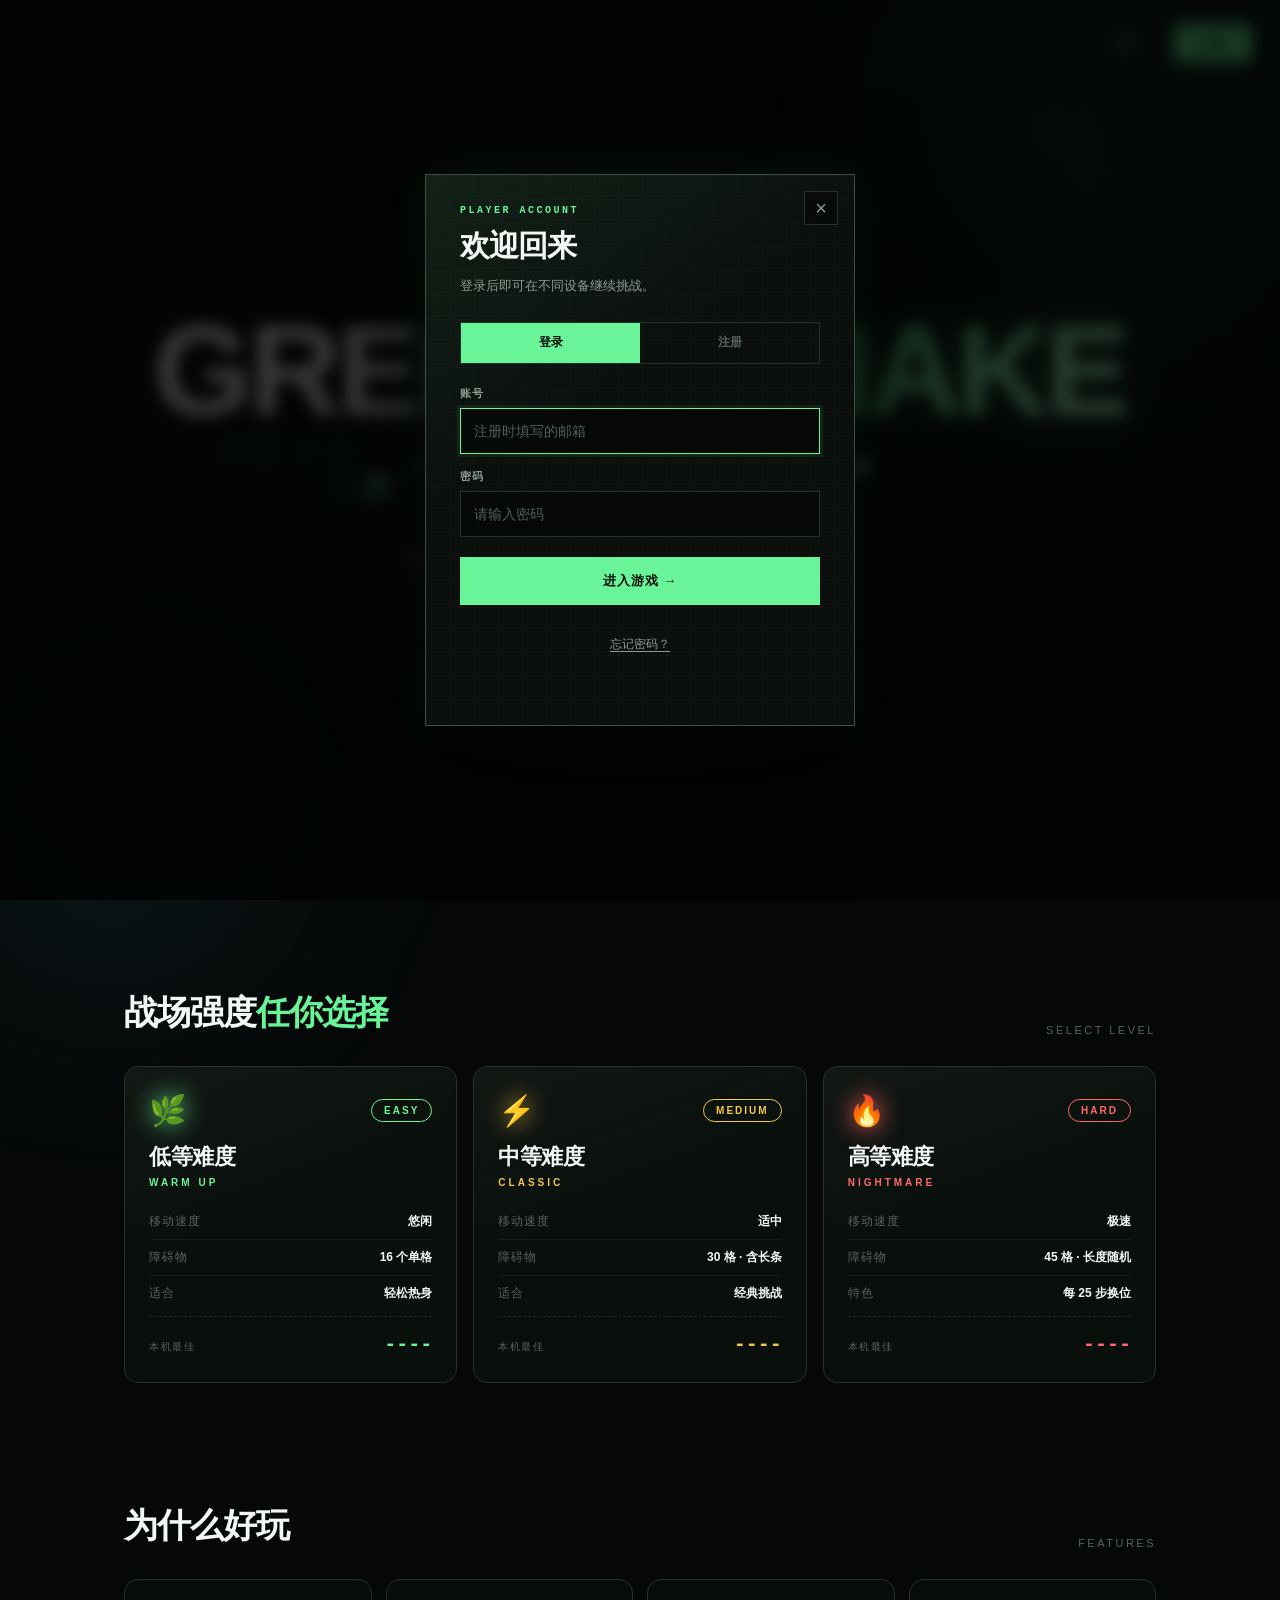
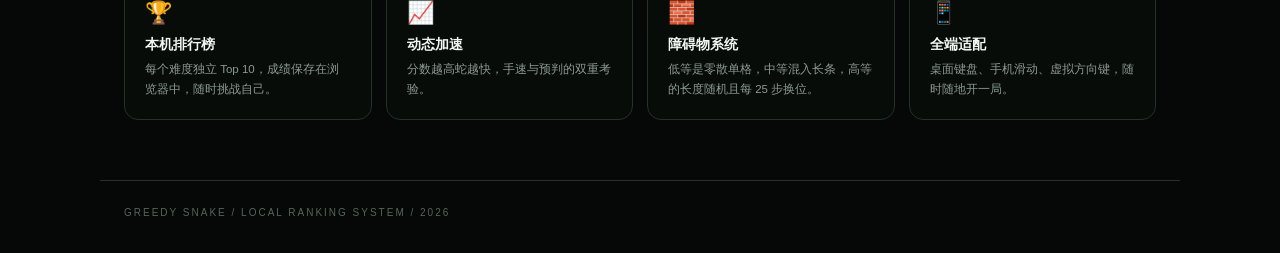
<file: web_game/page/profile.html>
<!DOCTYPE html>
<html lang="zh-CN">

<head>
    <meta charset="UTF-8">
    <meta name="viewport" content="width=device-width, initial-scale=1.0">
    <meta name="theme-color" content="#07100b">
    <title>用户中心 · Greedy Snake</title>
    <link rel="stylesheet" href="../style.css">
</head>

<body class="authPending">

<div class="authGate" id="authGate" role="status" aria-live="polite">
    <span class="authGateMark">●</span>
    <strong>正在验证玩家账号</strong>
    <small>AUTHENTICATING...</small>
</div>

<main class="profileShell">
    <header class="profileHeader">
        <a class="profileBack" href="home.html"><span class="profileBackArrow" aria-hidden="true">←</span> 返回游戏</a>
        <h1><span aria-hidden="true">●</span> 用户中心</h1>
        <button class="profileLogout" id="logoutButton" type="button">退出登录</button>
    </header>

    <section class="profileIdentity" aria-label="账号概览">
        <button class="profileAvatar" id="avatarButton" type="button" title="点击更换头像">
            <img id="profileAvatarImage" alt="" hidden>
            <span id="profileAvatarLetter" aria-hidden="true">·</span>
            <span class="profileAvatarOverlay" aria-hidden="true">更换</span>
        </button>
        <input id="avatarInput" type="file" accept="image/*" hidden>

        <div class="profileIdentityText">
            <strong id="profileNickname">加载中…</strong>
            <span id="profileEmail"></span>
            <button class="profileLinkButton" id="avatarRemove" type="button" hidden>移除头像</button>
        </div>

        <dl class="profileFacts">
            <div>
                <dt>加入时间</dt>
                <dd id="profileJoined">--</dd>
            </div>
            <div>
                <dt>总场次</dt>
                <dd id="profileTotalGames">--</dd>
            </div>
        </dl>

        <p class="profileStatus profileAvatarStatus" id="avatarStatus" role="status" aria-live="polite"></p>
    </section>

    <section class="profileBlock" aria-labelledby="statsTitle">
        <div class="sectionHeading">
            <div>
                <span class="sectionIndex">01</span>
                <h2 id="statsTitle">我的战绩</h2>
            </div>
            <span class="sectionNote">MY RECORDS</span>
        </div>

        <div class="bestGrid" id="bestGrid"></div>

        <p class="profileEmpty" id="statsEmpty" hidden>还没有成绩记录，回游戏玩一局就会出现在这里。</p>

        <div class="recordWrap" id="recordWrap" hidden>
            <table class="recordTable">
                <thead>
                <tr>
                    <th scope="col">难度</th>
                    <th scope="col">得分</th>
                    <th scope="col">食物</th>
                    <th scope="col">步数</th>
                    <th scope="col">存活</th>
                    <th scope="col">时间</th>
                </tr>
                </thead>
                <tbody id="recordBody"></tbody>
            </table>
        </div>
    </section>

    <section class="profileBlock" aria-labelledby="accountTitle">
        <div class="sectionHeading">
            <div>
                <span class="sectionIndex">02</span>
                <h2 id="accountTitle">账号信息</h2>
            </div>
            <span class="sectionNote">ACCOUNT</span>
        </div>

        <form class="profileForm" id="nicknameForm" novalidate>
            <h3 class="profileFormTitle">修改昵称</h3>
            <p class="profileFormHint">昵称同时也是榜单上的显示名，改完之后历史成绩会一起跟过去。</p>
            <div class="profileFormRow">
                <label class="profileField">
                    新昵称
                    <input name="nickname" type="text" maxlength="12" autocomplete="nickname" placeholder="最多 12 个字符" aria-required="true">
                </label>
                <button class="profileSubmit" type="submit">保存昵称 →</button>
            </div>
        </form>

        <form class="profileForm" id="passwordForm" novalidate>
            <h3 class="profileFormTitle">修改密码</h3>
            <p class="profileFormHint">改完之后，这台设备之外的登录都会退出。</p>
            <label class="profileField">
                当前密码
                <input name="currentPassword" type="password" autocomplete="current-password" placeholder="请输入当前密码" aria-required="true">
            </label>
            <label class="profileField">
                新密码
                <input name="newPassword" type="password" autocomplete="new-password" placeholder="至少 8 位" aria-required="true">
            </label>
            <label class="profileField">
                确认新密码
                <input name="confirmPassword" type="password" autocomplete="new-password" placeholder="再次输入新密码" aria-required="true">
            </label>
            <button class="profileSubmit" type="submit">修改密码 →</button>
        </form>

        <p class="profileStatus" id="accountStatus" role="status" aria-live="polite"></p>
    </section>

    <section class="profileBlock" aria-labelledby="sessionsTitle">
        <div class="sectionHeading">
            <div>
                <span class="sectionIndex">03</span>
                <h2 id="sessionsTitle">登录设备</h2>
            </div>
            <span class="sectionNote">SESSIONS</span>
        </div>

        <p class="profileFormHint">这里列出所有还能登录这个账号的设备。发现不认识的设备，直接退出它。</p>
        <ul class="sessionList" id="sessionList"></ul>
        <p class="profileStatus" id="sessionStatus" role="status" aria-live="polite"></p>
    </section>

    <section class="profileBlock dangerBlock" aria-labelledby="dangerTitle">
        <div class="sectionHeading">
            <div>
                <span class="sectionIndex">04</span>
                <h2 id="dangerTitle">危险操作</h2>
            </div>
            <span class="sectionNote">DANGER ZONE</span>
        </div>

        <p class="dangerCopy">注销账号后进入 <strong>15 天</strong>冷静期。期间只要重新登录，账号就会自动恢复。</p>
        <button class="dangerButton" id="deleteAccount" type="button">注销账号</button>
    </section>
</main>

<dialog id="cropDialog" class="modalDialog cropDialog" aria-labelledby="cropTitle">
    <h2 id="cropTitle">调整头像</h2>
    <p class="cropHint">拖动图片调整位置，滚轮或下面的滑块缩放。绿色方框内的部分就是最终头像。</p>

    <div class="cropStage" id="cropStage">
        <img id="cropImage" alt="待裁剪的头像" draggable="false">
        <span class="cropFrame" id="cropFrame" aria-hidden="true"></span>
    </div>

    <label class="cropZoom">
        <span>缩放</span>
        <input id="cropZoom" type="range" min="1" max="4" step="0.01" value="1" aria-label="头像缩放比例">
    </label>

    <p id="cropStatus" class="modalStatus" role="status" aria-live="polite"></p>
    <div class="modalActions">
        <button id="cropCancel" type="button">取消</button>
        <button id="cropReset" type="button">重置</button>
        <button id="cropConfirm" type="button">保存头像</button>
    </div>
</dialog>

<dialog id="logoutDialog" class="modalDialog" aria-labelledby="logoutDialogTitle">
    <h2 id="logoutDialogTitle">确认退出登录？</h2>
    <p>退出后需要重新输入账号与密码才能进入游戏。账号信息与历史成绩都会保留，不受影响。</p>
    <p class="modalNote">只退出当前这台设备，其他设备上的登录状态保持不变。</p>
    <p id="logoutStatus" class="modalStatus" role="status" aria-live="polite"></p>
    <div class="modalActions">
        <button id="logoutCancel" type="button">取消</button>
        <button id="logoutConfirm" type="button">退出登录</button>
    </div>
</dialog>

<dialog id="deleteDialog" class="modalDialog" aria-labelledby="deleteDialogTitle">
    <div id="deleteConfirmPanel">
        <h2 id="deleteDialogTitle">确认注销账号？</h2>
        <p>提交后进入 <strong>15 天</strong>冷静期。期间只要重新登录，账号就会自动恢复；若 15 天内一直没有登录，账号将被永久清除，包括：</p>
        <ul>
            <li>账号、昵称与邮箱</li>
            <li>当前登录状态</li>
            <li>全部历史成绩</li>
        </ul>
        <p class="modalWarn">清除后无法恢复。</p>
        <p id="deleteStatus" class="modalStatus" role="status" aria-live="polite"></p>
        <div class="modalActions">
            <button id="deleteCancel" type="button">取消</button>
            <button id="deleteConfirm" type="button">确定注销</button>
        </div>
    </div>

    <div id="deleteDonePanel" hidden>
        <h2>注销申请已提交</h2>
        <p id="deleteDoneText"></p>
        <div class="modalActions">
            <button id="deleteDone" type="button">返回首页</button>
        </div>
    </div>
</dialog>

<script src="../profile.js"></script>

</body>
</html>
</file>
<file: web_game/style.css>
:root{
    color-scheme:dark;
    --bg:#050807;
    --panel:#0b100d;
    --panel-raised:#111814;
    --line:#263129;
    --line-bright:#3d4c42;
    --text:#f3f7f4;
    --muted:#8d9a91;
    --dim:#59645d;
    --green:#69f49a;
    --yellow:#f2c94c;
    --red:#ff6969;
}

*{
    box-sizing:border-box;
}

html,
body{
    margin:0;
    min-height:100%;
}

body{
    background:var(--bg);
    color:var(--text);
    font-family:Inter, "Microsoft YaHei", "PingFang SC", Arial, sans-serif;
}

body.authPending > main{
    visibility:hidden;
}

.authGate{
    position:fixed;
    z-index:100;
    inset:0;
    display:none;
    place-content:center;
    gap:9px;
    background:
        radial-gradient(circle at 50% 45%, rgba(105,244,154,.08), transparent 30%),
        var(--bg);
    text-align:center;
}

body.authPending .authGate{
    display:grid;
}

.authGateMark{
    color:var(--green);
    font-size:28px;
    text-shadow:0 0 22px var(--green);
    animation:authPulse 1.1s ease-in-out infinite;
}

.authGate strong{
    font-size:15px;
}

.authGate small{
    color:var(--dim);
    font-size:9px;
    font-weight:800;
    letter-spacing:2.5px;
}

@keyframes authPulse{
    50%{opacity:.3; transform:scale(.8)}
}

button,
input{
    font:inherit;
}

button{
    color:inherit;
}

[hidden]{
    display:none !important;
}

#mainMenu{
    min-height:100vh;
    display:flex;
    align-items:center;
    justify-content:center;
    padding:42px;
    background:
        radial-gradient(circle at 78% 12%, rgba(71, 255, 132, .11), transparent 31%),
        linear-gradient(rgba(255,255,255,.023) 1px, transparent 1px),
        linear-gradient(90deg, rgba(255,255,255,.023) 1px, transparent 1px),
        var(--bg);
    background-size:auto, 32px 32px, 32px 32px, auto;
}

.menuShell{
    width:min(1180px, 100%);
}

.menuHero{
    display:flex;
    align-items:flex-end;
    justify-content:space-between;
    gap:32px;
    padding-bottom:28px;
    border-bottom:1px solid var(--line);
}

.eyebrow{
    margin:0 0 9px;
    color:var(--green);
    font-size:11px;
    font-weight:800;
    letter-spacing:4px;
}

.menuHero h1{
    margin:0;
    font-size:clamp(38px, 5vw, 66px);
    line-height:1;
    letter-spacing:-2.5px;
}

.menuHero h1 span,
.gameHeader h1 span{
    display:inline-block;
    color:var(--green);
    font-size:.52em;
    text-shadow:0 0 24px rgba(105,244,154,.65);
    transform:translateY(-.12em);
}

.menuSubtitle{
    margin:13px 0 0;
    color:var(--muted);
    font-size:16px;
}

/* 整块卡片是指向用户中心的链接，头像徽章取昵称的首个字符。 */
.currentUserCard{
    display:grid;
    grid-template-columns:auto minmax(0, 1fr) auto;
    align-items:center;
    gap:12px;
    min-width:264px;
    padding:12px 15px 13px;
    border:1px solid var(--line-bright);
    background:
        linear-gradient(135deg, rgba(105,244,154,.08), transparent 58%),
        rgba(9,14,11,.84);
    text-align:left;
    color:inherit;
    text-decoration:none;
    cursor:pointer;
    transition:border-color .16s ease;
}

.currentUserCard:hover,
.currentUserCard:focus-visible{
    border-color:var(--green);
    outline:none;
}

.userAvatar{
    display:grid;
    place-items:center;
    width:40px;
    height:40px;
    overflow:hidden;
    border:1px solid var(--line-bright);
    background:rgba(105,244,154,.08);
    color:var(--green);
    font-size:17px;
    font-weight:700;
    line-height:1;
    transition:border-color .16s ease;
}

.userAvatar img{
    display:block;
    width:100%;
    height:100%;
    object-fit:cover;
}

/* 有头像时让首字让位：它仍留在 DOM 里，只是不显示 */
.userAvatar[data-has-image="true"]{
    font-size:0;
}

.currentUserCard:hover .userAvatar,
.currentUserCard:focus-visible .userAvatar{
    border-color:var(--green);
}

.currentUserText{
    min-width:0;
}

.currentUserArrow{
    color:var(--dim);
    font-size:14px;
    transition:color .16s ease, transform .16s ease;
}

.currentUserCard:hover .currentUserArrow,
.currentUserCard:focus-visible .currentUserArrow{
    color:var(--green);
    transform:translateX(3px);
}

.currentUserLabel{
    display:flex;
    align-items:center;
    gap:7px;
    margin-bottom:6px;
    color:var(--green);
    font-size:9px;
    font-weight:800;
    letter-spacing:2.5px;
}

.currentUserLabel i{
    width:6px;
    height:6px;
    border-radius:50%;
    background:var(--green);
    box-shadow:0 0 9px var(--green);
}

.currentUserCard strong{
    display:block;
    overflow:hidden;
    color:var(--text);
    font-size:16px;
    font-weight:700;
    text-overflow:ellipsis;
    white-space:nowrap;
}

.menuLayout{
    display:grid;
    grid-template-columns:minmax(0, 1fr) 340px;
    gap:28px;
    padding-top:26px;
}

.difficultySection,
.leaderboardPanel{
    min-width:0;
}

.sectionHeading{
    display:flex;
    align-items:center;
    justify-content:space-between;
    margin-bottom:16px;
}

.sectionHeading > div{
    display:flex;
    align-items:center;
    gap:10px;
}

.sectionHeading h2{
    margin:0;
    font-size:16px;
    letter-spacing:.5px;
}

.sectionIndex{
    color:var(--green);
    font-family:Consolas, monospace;
    font-size:11px;
}

.sectionNote{
    color:var(--dim);
    font-size:9px;
    font-weight:800;
    letter-spacing:2px;
}

.difficultyGrid{
    display:grid;
    grid-template-columns:repeat(3, minmax(0, 1fr));
    gap:12px;
}

.difficultyCard{
    position:relative;
    min-height:342px;
    display:flex;
    flex-direction:column;
    justify-content:space-between;
    padding:22px;
    overflow:hidden;
    border:1px solid var(--line);
    border-radius:0;
    background:
        linear-gradient(155deg, rgba(255,255,255,.035), transparent 42%),
        var(--panel);
    text-align:left;
    cursor:pointer;
    transition:transform .2s ease, border-color .2s ease, background-color .2s ease;
}

.difficultyCard::after{
    content:"";
    position:absolute;
    inset:auto 0 0;
    height:2px;
    background:currentColor;
    transform:scaleX(0);
    transform-origin:left;
    transition:transform .25s ease;
}

.difficultyCard:hover,
.difficultyCard:focus-visible{
    transform:translateY(-5px);
    outline:none;
    background-color:var(--panel-raised);
}

.difficultyCard:hover::after,
.difficultyCard:focus-visible::after{
    transform:scaleX(1);
}

.difficultyCard.easy{
    color:var(--green);
}

.difficultyCard.medium{
    color:var(--yellow);
}

.difficultyCard.hard{
    color:var(--red);
}

.difficultyCard:hover,
.difficultyCard:focus-visible{
    border-color:currentColor;
}

.difficultyLevel{
    align-self:flex-end;
    color:rgba(255,255,255,.08);
    font-family:Consolas, monospace;
    font-size:74px;
    font-weight:900;
    line-height:.9;
}

.difficultyCopy strong,
.englishName,
.difficultyDescription,
.playLabel{
    display:block;
}

.difficultyCopy strong{
    color:var(--text);
    font-size:22px;
}

.englishName{
    margin-top:5px;
    color:currentColor;
    font-size:10px;
    font-weight:800;
    letter-spacing:2.5px;
}

.difficultyDescription{
    margin-top:24px;
    color:var(--muted);
    font-size:12px;
    line-height:1.9;
}

.playLabel{
    padding-top:15px;
    border-top:1px solid var(--line);
    color:currentColor;
    font-size:12px;
    font-weight:800;
}

.playLabel span{
    float:right;
    font-size:16px;
}

.leaderboardPanel{
    padding:20px 20px 15px;
    border:1px solid var(--line);
    background:rgba(9,14,11,.78);
}

.leaderboardHeading{
    margin-bottom:19px;
}

.liveBadge{
    color:var(--muted);
    font-size:9px;
    font-weight:800;
    letter-spacing:1.5px;
}

.liveBadge i{
    width:6px;
    height:6px;
    display:inline-block;
    margin-right:5px;
    border-radius:50%;
    background:var(--green);
    box-shadow:0 0 8px var(--green);
}

.leaderboardTabs{
    display:grid;
    grid-template-columns:repeat(3, 1fr);
    margin-bottom:12px;
    border:1px solid var(--line);
}

.leaderboardTab{
    padding:9px 5px;
    border:0;
    border-right:1px solid var(--line);
    background:transparent;
    color:var(--dim);
    font-size:11px;
    font-weight:700;
    cursor:pointer;
}

.leaderboardTab:last-child{
    border-right:0;
}

.leaderboardTab:hover,
.leaderboardTab:focus-visible{
    color:var(--text);
    outline:none;
}

.leaderboardTab.active{
    background:var(--green);
    color:#061009;
}

.scopeToggle{
    display:grid;
    grid-template-columns:repeat(2, 1fr);
    gap:6px;
    margin-bottom:10px;
}

.scopeBtn{
    padding:7px 5px;
    border:1px solid var(--line);
    background:transparent;
    color:var(--dim);
    font-size:10px;
    font-weight:800;
    letter-spacing:1px;
    cursor:pointer;
}

.scopeBtn:hover,
.scopeBtn.active{
    border-color:var(--green);
    color:var(--green);
}

.scopeBtn.active{
    background:rgba(105,244,154,.12);
}

.leaderboardList{
    min-height:282px;
    max-height:282px;
    margin:0;
    padding:0;
    overflow-y:auto;
    list-style:none;
    scrollbar-color:#344138 transparent;
    scrollbar-width:thin;
}

.leaderboardRow{
    min-height:44px;
    display:grid;
    grid-template-columns:30px minmax(0, 1fr) auto;
    align-items:center;
    gap:8px;
    border-bottom:1px solid #1a221d;
}

.leaderboardRow:last-child{
    border-bottom:0;
}

.rankNumber{
    color:var(--dim);
    font-family:Consolas, monospace;
    font-size:11px;
}

.leaderboardRow:nth-child(1) .rankNumber{
    color:var(--yellow);
}

.leaderboardRow:nth-child(2) .rankNumber{
    color:#c7d0ca;
}

.leaderboardRow:nth-child(3) .rankNumber{
    color:#c88961;
}

.rankName{
    overflow:hidden;
    color:#dbe2dd;
    font-size:12px;
    font-weight:700;
    text-overflow:ellipsis;
    white-space:nowrap;
}

.rankScore{
    color:var(--green);
    font-family:Consolas, monospace;
    font-size:13px;
    font-weight:800;
}

.emptyLeaderboard{
    min-height:282px;
    display:flex;
    flex-direction:column;
    align-items:center;
    justify-content:center;
    color:var(--dim);
    text-align:center;
}

.emptyLeaderboard strong{
    display:block;
    margin-bottom:7px;
    color:var(--muted);
    font-size:13px;
}

.emptyLeaderboard span{
    font-size:11px;
}

.leaderboardFootnote{
    margin:10px 0 0;
    padding-top:12px;
    border-top:1px solid var(--line);
    color:var(--dim);
    font-size:10px;
    text-align:center;
}

.menuFooter{
    display:flex;
    align-items:center;
    justify-content:space-between;
    margin-top:22px;
    color:var(--dim);
    font-size:9px;
    letter-spacing:1.5px;
}

.controlsTip{
    margin:0;
    font-size:11px;
    letter-spacing:0;
}

kbd{
    min-width:22px;
    display:inline-block;
    margin-right:2px;
    padding:3px 5px;
    border:1px solid var(--line-bright);
    background:#101612;
    color:#9da9a1;
    font-family:inherit;
    font-size:9px;
    text-align:center;
}

.mobileTip,
#touchControls{
    display:none;
}

#gameScreen{
    min-height:100vh;
    overflow:hidden;
    background:
        radial-gradient(circle at 50% 10%, rgba(68, 255, 129, .07), transparent 32%),
        #020403;
    text-align:center;
}

.gameHeader{
    position:relative;
    min-height:60px;
    display:flex;
    align-items:center;
    justify-content:center;
    padding:8px 22px;
    border-bottom:1px solid #172019;
}

.gameHeader h1{
    margin:0;
    font-size:22px;
    letter-spacing:-.5px;
}

#backToMenu{
    position:absolute;
    left:22px;
    padding:8px 12px;
    border:1px solid var(--line-bright);
    background:#0c120e;
    color:var(--muted);
    font-size:12px;
    cursor:pointer;
}

#backToMenu:hover,
#backToMenu:focus-visible{
    border-color:var(--green);
    color:var(--text);
    outline:none;
}

/* 右上角同时放难度和音效开关。用容器包住、间距交给 flex：
 * 难度文字宽度随难度变化（"低等 · EASY" 比"高等 · HARD"宽），
 * 两个元素各自绝对定位的话，偏移量只能靠猜。 */
.gameHeaderRight{
    position:absolute;
    right:22px;
    display:flex;
    align-items:center;
    gap:12px;
}

#currentDifficulty{
    color:var(--green);
    font-size:11px;
    font-weight:800;
    letter-spacing:1.2px;
    white-space:nowrap;
}

#soundToggle{
    padding:7px 11px;
    border:1px solid var(--line-bright);
    background:#0c120e;
    color:var(--muted);
    font-size:11.5px;
    white-space:nowrap;
    cursor:pointer;
    transition:border-color .16s ease, color .16s ease;
}

#soundToggle:hover,
#soundToggle:focus-visible{
    border-color:var(--green);
    color:var(--green);
    outline:none;
}

/* 静音时整体压暗，和"开"一眼能分开 */
#soundToggle[aria-pressed="true"]{
    border-color:var(--line);
    color:var(--dim);
}

#info{
    width:100%;
    display:flex;
    justify-content:center;
    gap:90px;
    padding:13px 0 11px;
}

#info span{
    min-width:82px;
    display:flex;
    align-items:baseline;
    justify-content:center;
    gap:9px;
}

#info small{
    color:var(--dim);
    font-size:9px;
    font-weight:800;
    letter-spacing:1.5px;
}

#info strong{
    color:var(--text);
    font-family:Consolas, monospace;
    font-size:21px;
}

#timer small{
    color:#b5c0b8;
}

#timer strong{
    color:#b5c0b8;
}

.statsPanel{
    margin:18px 0;
    padding:18px;
    border:1px solid var(--line);
    background:rgba(9,14,11,.85);
    text-align:left;
}

.statsHeading{
    display:flex;
    align-items:center;
    gap:8px;
    margin-bottom:14px;
    padding-bottom:10px;
    border-bottom:1px solid var(--line);
    color:var(--muted);
    font-size:11px;
    font-weight:800;
    letter-spacing:1.5px;
}

.statsHeading .sectionIndex{
    color:var(--green);
    font-size:10px;
}

.statsGrid{
    display:grid;
    grid-template-columns:repeat(2, 1fr);
    gap:12px;
}

.statItem{
    display:flex;
    flex-direction:column;
    gap:3px;
    padding:10px 12px;
    background:rgba(255,255,255,.025);
    border:1px solid rgba(255,255,255,.04);
}

.statLabel{
    color:var(--dim);
    font-size:10px;
    font-weight:600;
    letter-spacing:.5px;
}

.statValue{
    color:var(--text);
    font-family:Consolas, monospace;
    font-size:18px;
    font-weight:800;
}

.statsGrid .statItem:nth-child(1) .statValue{
    color:var(--green);
}

.statsGrid .statItem:nth-child(2) .statValue{
    color:var(--red);
}

.statsGrid .statItem:nth-child(3) .statValue{
    color:var(--yellow);
}

.statsGrid .statItem:nth-child(4) .statValue{
    color:#6ec6ff;
}

.statsGrid .statItem:nth-child(5) .statValue{
    color:#b5c0b8;
}

@media (max-width:420px){
    .statsGrid{
        grid-template-columns:1fr;
    }
}

/* 画布的尺寸交给容器定，canvas 只负责铺满。
 *
 * 高度约束换算成宽度写进 min()：画面比例固定 5:4，所以 82vh 的高对应 82vh × 1.25 的宽。
 *
 * 之所以不把尺寸写在 canvas 上：JS 要按"实际显示尺寸 × 设备像素比"去设置它的
 * width/height 属性，而这两个属性又反过来决定它的固有显示尺寸，写在一起就是循环依赖。
 * 分开之后 CSS 管布局、JS 只管像素密度。
 *
 * 边框和阴影也放在容器上：canvas 自己的 border 会让 getBoundingClientRect 多出 2px，
 * 而 JS 正是靠这个值换算像素尺寸。 */
#gameBox{
    width:min(95vw, calc(82vh * 1.25));
    margin:0 auto;
    aspect-ratio:5 / 4;
    border:1px solid #49554d;
    box-shadow:0 25px 80px rgba(0,0,0,.5);
}

canvas{
    display:block;
    width:100%;
    height:100%;
    background:#020403;
    touch-action:none;
}

.resultOverlay{
    position:fixed;
    z-index:20;
    inset:0;
    display:grid;
    place-items:center;
    padding:20px;
    background:rgba(2,5,3,.76);
    backdrop-filter:blur(7px);
}

.resultCard{
    width:min(420px, 100%);
    padding:34px;
    border:1px solid var(--line-bright);
    background:
        linear-gradient(145deg, rgba(105,244,154,.07), transparent 42%),
        #0b100d;
    box-shadow:0 30px 90px rgba(0,0,0,.7);
}

.resultCard h2{
    margin:0 0 24px;
    font-size:30px;
}

.resultScore{
    padding:20px 0;
    border-top:1px solid var(--line);
    border-bottom:1px solid var(--line);
}

.resultScore span{
    display:block;
    margin-bottom:4px;
    color:var(--muted);
    font-size:11px;
}

.resultScore strong{
    color:var(--green);
    font-family:Consolas, monospace;
    font-size:56px;
}

/* 破个人纪录时的提示。原先 BEST 只是顶部那个数字悄悄变了，打完一局玩家根本
 * 不知道自己刚破了自己的记录。 */
.resultRecord{
    margin:0 0 6px;
    color:var(--green);
    font-size:13px;
    font-weight:700;
}

.resultRank{
    min-height:22px;
    margin:17px 0;
    color:#b5c0b8;
    font-size:13px;
}

.resultRank strong{
    color:var(--yellow);
}

/* 成绩上传到云端的结果。原先上传失败是完全静默的——网络抖动、后端 503、
 * 或者被服务端校验拒绝，用户在界面上都看不出任何区别，只会觉得"榜单坏了"。 */
.resultSync{
    display:flex;
    align-items:center;
    justify-content:center;
    flex-wrap:wrap;
    gap:10px;
    margin:0 0 14px;
    color:var(--muted);
    font-size:12px;
    line-height:1.5;
}

.resultSync[data-tone="ok"]{
    color:var(--green);
}

.resultSync[data-tone="warn"]{
    color:var(--yellow);
}

.resultSync button{
    padding:5px 12px;
    border:1px solid var(--line-bright);
    background:var(--panel-raised);
    color:var(--text);
    font-size:11.5px;
    font-weight:600;
    cursor:pointer;
    transition:border-color .16s ease, color .16s ease;
}

.resultSync button:hover,
.resultSync button:focus-visible{
    border-color:var(--green);
    color:var(--green);
    outline:none;
}

.resultSync button:disabled{
    opacity:.55;
    cursor:progress;
}

.resultActions{
    display:grid;
    grid-template-columns:1fr 1fr;
    gap:8px;
}

.resultActions button{
    min-height:42px;
    border:1px solid var(--line-bright);
    background:#111713;
    color:#b8c2bb;
    font-size:12px;
    font-weight:700;
    cursor:pointer;
}

.resultActions button:hover,
.resultActions button:focus-visible{
    border-color:var(--green);
    color:var(--text);
    outline:none;
}

.resultActions .primaryAction{
    grid-column:1 / -1;
    border-color:var(--green);
    background:var(--green);
    color:#061009;
}

/* ── 注销账号 ─────────────────────────────────────── */

.modalDialog{
    width:min(430px, calc(100vw - 40px));
    max-height:calc(100vh - 40px);
    padding:24px 24px 20px;
    border:1px solid var(--line-bright);
    background:var(--panel-raised);
    color:var(--text);
    font-family:inherit;
}

.modalDialog::backdrop{
    background:rgba(3,6,4,.74);
}

.modalDialog h2{
    margin:0 0 12px;
    font-size:16px;
    font-weight:700;
}

.modalDialog p{
    margin:0 0 10px;
    color:var(--muted);
    font-size:13px;
    line-height:1.7;
}

.modalDialog ul{
    margin:0 0 14px;
    padding-left:20px;
    color:var(--muted);
    font-size:13px;
    line-height:1.9;
}

.modalDialog .modalWarn{
    margin-bottom:14px;
    color:var(--red);
    font-size:13px;
    font-weight:700;
}

/* 弹窗里的补充说明：比正文弱一档，不跟主要信息抢注意力 */
.modalDialog .modalNote{
    margin-bottom:14px;
    padding-left:10px;
    border-left:1px solid var(--line);
    color:var(--dim);
    font-size:12px;
}

.modalStatus{
    min-height:18px;
    margin-bottom:4px;
    color:var(--yellow);
}

.modalActions{
    display:flex;
    gap:8px;
    margin-top:4px;
}

.modalActions button{
    flex:1;
    min-height:40px;
    border:1px solid var(--line-bright);
    background:#111713;
    color:#b8c2bb;
    font-size:12px;
    font-weight:700;
    cursor:pointer;
}

.modalActions button:hover,
.modalActions button:focus-visible{
    border-color:var(--green);
    color:var(--text);
    outline:none;
}

.modalActions button:disabled{
    opacity:.5;
    cursor:default;
}

/* 「退出登录」与「注销账号」都用红色确认：前者终结当前会话，后者终结账号，
 * 都属于需要用户停一下再点的操作。与顶栏那个 hover 变红的退出按钮呼应。 */
.modalActions #deleteConfirm,
.modalActions #logoutConfirm{
    border-color:var(--red);
    color:var(--red);
}

.modalActions #deleteConfirm:hover,
.modalActions #deleteConfirm:focus-visible{
    background:var(--red);
    color:#1a0505;
}

.modalActions #deleteDone{
    border-color:var(--green);
    background:var(--green);
    color:#061009;
}

@media (max-width:980px){
    #mainMenu{
        align-items:flex-start;
        padding:28px 22px;
    }

    .menuLayout{
        grid-template-columns:1fr;
    }

    .leaderboardList,
    .emptyLeaderboard{
        min-height:220px;
        max-height:220px;
    }
}

@media (max-width:680px){
    #mainMenu{
        padding:24px 16px;
    }

    .menuHero{
        align-items:stretch;
        flex-direction:column;
        gap:20px;
    }

    .menuHero h1{
        font-size:38px;
        letter-spacing:-1.5px;
    }

    .currentUserCard{
        min-width:0;
    }

    .difficultyGrid{
        grid-template-columns:1fr;
    }

    .difficultyCard{
        min-height:190px;
    }

    .difficultyLevel{
        position:absolute;
        top:22px;
        right:22px;
        font-size:64px;
    }

    .difficultyDescription{
        margin-top:12px;
    }

    .menuFooter{
        align-items:flex-start;
        flex-direction:column;
        gap:12px;
    }

    .gameHeader{
        justify-content:flex-end;
    }

    .gameHeader h1{
        display:none;
    }

    #backToMenu{
        left:14px;
    }

    /* 窄屏上右边要同时塞下难度和音效开关，把间距和按钮内边距收紧一点 */
    .gameHeaderRight{
        right:14px;
        gap:8px;
    }

    #soundToggle{
        padding:6px 9px;
        font-size:11px;
    }

    #info{
        gap:12px;
    }

    #info span{
        min-width:72px;
        flex-direction:column;
        gap:2px;
    }

    #info strong{
        font-size:18px;
    }

    /* 手机上高度更紧张，把 57vh 这条上限也换算成宽度约束写进来 */
    #gameBox{
        width:min(95vw, 500px, calc(57vh * 1.25));
    }

    .desktopTip{
        display:none;
    }

    .mobileTip{
        display:block;
    }

    #touchControls{
        width:238px;
        margin:12px auto 18px;
        display:grid;
        grid-template-columns:repeat(3, 68px);
        grid-template-rows:repeat(3, 52px);
        justify-content:center;
        gap:7px;
        user-select:none;
    }

    #touchControls button{
        border:1px solid var(--line-bright);
        background:#111713;
        color:var(--text);
        font-size:19px;
        font-weight:700;
        touch-action:manipulation;
        -webkit-tap-highlight-color:transparent;
    }

    #touchControls button:active{
        transform:scale(.94);
        border-color:var(--green);
        background:#17241b;
    }

    .directionButton.up{
        grid-column:2;
        grid-row:1;
    }

    .directionButton.left{
        grid-column:1;
        grid-row:2;
    }

    #touchPause{
        grid-column:2;
        grid-row:2;
        color:var(--green) !important;
        font-size:12px !important;
    }

    .directionButton.right{
        grid-column:3;
        grid-row:2;
    }

    .directionButton.down{
        grid-column:2;
        grid-row:3;
    }

    #touchRestart{
        grid-column:3;
        grid-row:3;
        font-size:11px !important;
    }

    .resultCard{
        padding:28px 22px;
    }
}

@media (prefers-reduced-motion:reduce){
    *,
    *::before,
    *::after{
        scroll-behavior:auto !important;
        transition:none !important;
    }
}

/* ══════════════════════════════════════════════════════════════
   用户中心（profile.html）
   与游戏页共用这一份样式表，所以类名统一带 profile 前缀，
   免得和主菜单里的规则互相牵扯。
   ══════════════════════════════════════════════════════════════ */

.profileShell{
    width:min(1080px, 100% - 32px);
    margin:0 auto;
    padding:28px 0 64px;
    display:grid;
    gap:18px;
}

/* ── 顶栏 ── */
/* 用三栏 grid 而不是 flex + space-between：两侧按钮带上边框之后宽度不再相等，
 * 标题会被推得偏离正中。1fr auto 1fr 让标题始终居中。 */
.profileHeader{
    display:grid;
    grid-template-columns:1fr auto 1fr;
    align-items:center;
    gap:12px;
    padding-bottom:16px;
    border-bottom:1px solid var(--line);
}

.profileHeader h1{
    margin:0;
    font-size:16px;
    font-weight:600;
    letter-spacing:.06em;
}

.profileHeader h1 span{
    color:var(--green);
}

/* 头部的两个操作按钮。原先只是两行灰字（12px / padding:6px 0 / 无边框），
 * 在深色页面上几乎看不出是可点的，所以给它们描边、加底色、撑到能点中的高度。 */
.profileBack,
.profileLogout{
    font:inherit;
    font-size:12.5px;
    font-weight:600;
    display:inline-flex;
    align-items:center;
    gap:6px;
    min-height:36px;
    padding:0 15px;
    border:1px solid var(--line-bright);
    background:var(--panel-raised);
    color:var(--muted);
    white-space:nowrap;
    cursor:pointer;
    text-decoration:none;
    transition:border-color .16s ease, color .16s ease, background-color .16s ease;
}

.profileBack{
    justify-self:start;
}

.profileLogout{
    justify-self:end;
}

/* 返回是导航，用全站统一的绿色；退出会终结当前会话，按危险操作处理成红色。 */
.profileBack:hover,
.profileBack:focus-visible{
    border-color:var(--green);
    background:rgba(105,244,154,.1);
    color:var(--green);
    outline:none;
}

.profileLogout:hover,
.profileLogout:focus-visible{
    border-color:var(--red);
    background:rgba(255,105,105,.1);
    color:var(--red);
    outline:none;
}

.profileLogout:disabled{
    opacity:.55;
    cursor:default;
}

/* 箭头单独拎出来是为了让它能单独位移，hover 时向左滑一点，
 * 比整块变绿更能传达"这是往回走"。 */
.profileBackArrow{
    display:inline-block;
    transition:transform .16s ease;
}

.profileBack:hover .profileBackArrow,
.profileBack:focus-visible .profileBackArrow{
    transform:translateX(-3px);
}

/* ── 账号概览 ── */
.profileIdentity{
    display:grid;
    grid-template-columns:auto minmax(0, 1fr) auto;
    align-items:center;
    gap:18px;
    padding:22px 24px;
    border:1px solid var(--line);
    background:var(--panel);
}

.profileAvatar{
    position:relative;
    display:grid;
    place-items:center;
    width:76px;
    height:76px;
    padding:0;
    overflow:hidden;
    border:1px solid var(--line-bright);
    background:var(--panel-raised);
    color:var(--green);
    font:inherit;
    font-size:30px;
    font-weight:700;
    line-height:1;
    cursor:pointer;
    transition:border-color .16s ease;
}

.profileAvatar:hover,
.profileAvatar:focus-visible{
    border-color:var(--green);
    outline:none;
}

.profileAvatar:disabled{
    opacity:.6;
    cursor:progress;
}

.profileAvatar img{
    display:block;
    width:100%;
    height:100%;
    object-fit:cover;
}

/* 有头像时让首字让位：它仍留在 DOM 里，只是不显示 */
.profileAvatar[data-has-image="true"]{
    font-size:0;
}

.profileAvatarOverlay{
    position:absolute;
    inset:auto 0 0 0;
    padding:3px 0;
    background:rgba(3,6,4,.8);
    color:var(--green);
    font-size:10px;
    letter-spacing:.1em;
    opacity:0;
    transition:opacity .16s ease;
}

.profileAvatar:hover .profileAvatarOverlay,
.profileAvatar:focus-visible .profileAvatarOverlay{
    opacity:1;
}

.profileLinkButton{
    justify-self:start;
    padding:0;
    border:0;
    background:none;
    color:var(--dim);
    font:inherit;
    font-size:11.5px;
    text-decoration:underline;
    text-underline-offset:3px;
    cursor:pointer;
    transition:color .16s ease;
}

.profileLinkButton:hover,
.profileLinkButton:focus-visible{
    color:var(--red);
    outline:none;
}

.profileAvatarStatus{
    grid-column:1 / -1;
    min-height:0;
}

/* ── 头像裁剪 ── */

.cropDialog{
    width:min(420px, calc(100vw - 32px));
    /* 小屏或横屏时内容可能超高，让它自己滚 */
    overflow-y:auto;
}

.cropHint{
    margin:0 0 14px;
    color:var(--muted);
    font-size:11.5px;
    line-height:1.7;
}

.cropStage{
    position:relative;
    width:min(100%, 340px);
    margin:0 auto 16px;
    aspect-ratio:1;
    overflow:hidden;
    background:#050807;
    /* 用 inset 阴影而不是 border：border 会让 getBoundingClientRect 多出 2px，
     * 而 profile.js 要靠它算图片偏移，差一点整张图就会错位 */
    box-shadow:inset 0 0 0 1px var(--line);
    cursor:grab;
    /* 关掉浏览器默认的平移/缩放手势，否则手机上拖动会被页面滚动抢走 */
    touch-action:none;
    user-select:none;
}

.cropStage.is-dragging{
    cursor:grabbing;
}

/* 裁剪框固定在正中，框外压一层暗色遮罩。
 * 遮罩用一个超大扩散的 box-shadow 做，比铺四块 div 省事得多。 */
.cropFrame{
    position:absolute;
    left:13%;
    top:13%;
    width:74%;
    height:74%;
    pointer-events:none;
    box-shadow:
        0 0 0 1px rgba(105,244,154,.9),
        0 0 0 9999px rgba(3,6,4,.68);
}

.cropStage img{
    position:absolute;
    top:0;
    left:0;
    /* 防止被 max-width:100% 之类的规则限制住，那样就缩放不上去了 */
    max-width:none;
    /* 缩放锚在左上角，偏移量的换算才简单（见 profile.js） */
    transform-origin:0 0;
    /* 拖动由 .cropStage 统一接管，图片本身不接收指针事件 */
    pointer-events:none;
    -webkit-user-drag:none;
}

.cropZoom{
    display:grid;
    grid-template-columns:auto minmax(0, 1fr);
    align-items:center;
    gap:12px;
    margin-bottom:14px;
    color:var(--muted);
    font-size:12px;
}

.cropZoom input[type="range"]{
    width:100%;
    accent-color:var(--green);
}

.profileIdentityText{
    display:grid;
    gap:6px;
    min-width:0;
}

.profileIdentityText strong{
    font-size:20px;
    letter-spacing:.02em;
    overflow-wrap:anywhere;
}

.profileIdentityText span{
    color:var(--muted);
    font-size:12px;
    overflow-wrap:anywhere;
}

.profileFacts{
    display:flex;
    gap:28px;
    margin:0;
}

.profileFacts div{
    display:grid;
    gap:4px;
}

.profileFacts dt{
    color:var(--dim);
    font-size:10px;
    letter-spacing:.14em;
    text-transform:uppercase;
}

.profileFacts dd{
    margin:0;
    font-size:14px;
    font-variant-numeric:tabular-nums;
}

/* ── 内容块 ── */
.profileBlock{
    display:grid;
    gap:16px;
    padding:22px 24px 26px;
    border:1px solid var(--line);
    background:var(--panel);
}

/* ── 各难度最佳分 ── */
.bestGrid{
    display:grid;
    grid-template-columns:repeat(auto-fit, minmax(180px, 1fr));
    gap:12px;
}

.bestCard{
    display:grid;
    gap:6px;
    padding:16px 18px;
    border:1px solid var(--line);
    border-left-width:3px;
    background:var(--panel-raised);
}

.bestCard[data-difficulty="easy"]{ border-left-color:var(--green); }
.bestCard[data-difficulty="medium"]{ border-left-color:var(--yellow); }
.bestCard[data-difficulty="hard"]{ border-left-color:var(--red); }

.bestCard span{
    color:var(--dim);
    font-size:10px;
    letter-spacing:.14em;
    text-transform:uppercase;
}

.bestCard strong{
    font-size:26px;
    font-variant-numeric:tabular-nums;
}

.bestCard strong.is-empty{
    color:var(--dim);
    font-size:17px;
    font-weight:400;
}

/* ── 成绩明细 ── */
.recordWrap{
    overflow-x:auto;
    border:1px solid var(--line);
}

.recordTable{
    width:100%;
    border-collapse:collapse;
    font-size:12.5px;
    white-space:nowrap;
}

.recordTable th,
.recordTable td{
    padding:10px 14px;
    text-align:left;
    border-bottom:1px solid var(--line);
}

.recordTable th{
    color:var(--dim);
    font-size:10px;
    font-weight:500;
    letter-spacing:.14em;
    text-transform:uppercase;
}

.recordTable td{
    font-variant-numeric:tabular-nums;
}

.recordTable tbody tr:last-child td{
    border-bottom:0;
}

.difficultyTag{
    color:var(--muted);
    font-size:11px;
}

/* ── 表单 ── */
.profileForm{
    display:grid;
    gap:12px;
}

.profileForm + .profileForm{
    margin-top:20px;
    padding-top:20px;
    border-top:1px solid var(--line);
}

.profileFormTitle{
    margin:0;
    font-size:13px;
    font-weight:600;
    letter-spacing:.04em;
}

.profileFormHint{
    margin:0;
    color:var(--muted);
    font-size:11.5px;
    line-height:1.7;
}

.profileFormRow{
    display:grid;
    grid-template-columns:minmax(0, 1fr) auto;
    align-items:end;
    gap:12px;
}

.profileField{
    display:grid;
    gap:7px;
    color:var(--muted);
    font-size:11px;
    letter-spacing:.06em;
}

.profileField input{
    font:inherit;
    font-size:13px;
    letter-spacing:normal;
    color:var(--text);
    padding:11px 13px;
    border:1px solid var(--line);
    background:var(--bg);
    transition:border-color .16s ease;
}

.profileField input:focus{
    outline:none;
    border-color:var(--green);
}

.profileField input::placeholder{
    color:var(--dim);
}

.profileSubmit{
    justify-self:start;
    font:inherit;
    font-size:13px;
    font-weight:600;
    white-space:nowrap;
    padding:12px 20px;
    border:1px solid var(--line-bright);
    background:transparent;
    color:var(--text);
    cursor:pointer;
    transition:border-color .16s ease, color .16s ease;
}

.profileSubmit:hover,
.profileSubmit:focus-visible{
    border-color:var(--green);
    color:var(--green);
    outline:none;
}

.profileSubmit:disabled{
    opacity:.55;
    cursor:progress;
}

.profileStatus{
    min-height:18px;
    margin:0;
    color:var(--yellow);
    font-size:11.5px;
    line-height:1.7;
}

.profileStatus.is-ok{ color:var(--green); }
.profileStatus.is-error{ color:var(--red); }

.profileEmpty{
    margin:0;
    padding:22px 0;
    color:var(--dim);
    font-size:12.5px;
    text-align:center;
}

/* ── 登录设备 ── */
.sessionList{
    display:grid;
    gap:10px;
    margin:0;
    padding:0;
    list-style:none;
}

.sessionItem{
    display:grid;
    grid-template-columns:minmax(0, 1fr) auto;
    align-items:center;
    gap:14px;
    padding:14px 16px;
    border:1px solid var(--line);
    background:var(--panel-raised);
}

.sessionInfo{
    display:grid;
    gap:5px;
    min-width:0;
}

.sessionDevice{
    display:flex;
    align-items:center;
    gap:8px;
    font-size:13px;
    overflow-wrap:anywhere;
}

.sessionBadge{
    flex:none;
    padding:2px 7px;
    border:1px solid var(--green);
    color:var(--green);
    font-size:10px;
    letter-spacing:.1em;
}

.sessionMeta{
    color:var(--muted);
    font-size:11px;
    line-height:1.7;
}

.sessionRevoke{
    font:inherit;
    font-size:11.5px;
    white-space:nowrap;
    padding:8px 12px;
    border:1px solid var(--line);
    background:none;
    color:var(--muted);
    cursor:pointer;
    transition:border-color .16s ease, color .16s ease;
}

.sessionRevoke:hover,
.sessionRevoke:focus-visible{
    border-color:var(--red);
    color:var(--red);
    outline:none;
}

.sessionRevoke:disabled{
    opacity:.5;
    cursor:progress;
}

/* ── 危险操作 ── */
.dangerBlock{
    border-color:rgba(255,105,105,.32);
}

.dangerBlock .sectionIndex,
.dangerBlock .sectionNote{
    color:var(--red);
}

.dangerCopy{
    margin:0;
    color:var(--muted);
    font-size:12.5px;
    line-height:1.8;
}

.dangerCopy strong{
    color:var(--red);
}

.dangerButton{
    justify-self:start;
    font:inherit;
    font-size:12.5px;
    padding:11px 20px;
    border:1px solid rgba(255,105,105,.45);
    background:transparent;
    color:var(--red);
    cursor:pointer;
    transition:background .16s ease;
}

.dangerButton:hover,
.dangerButton:focus-visible{
    background:rgba(255,105,105,.1);
    outline:none;
}

/* ── 小屏 ── */
@media (max-width:720px){
    .profileShell{
        width:calc(100% - 24px);
        padding:18px 0 48px;
    }

    /* 三栏不换行，窄屏靠收紧间距与内边距来放下一行 */
    .profileHeader{
        gap:8px;
    }

    .profileBack,
    .profileLogout{
        font-size:11.5px;
        min-height:34px;
        padding:0 11px;
    }

    .profileIdentity{
        grid-template-columns:auto minmax(0, 1fr);
        padding:18px;
    }

    .profileFacts{
        grid-column:1 / -1;
        justify-content:space-between;
        gap:16px;
        padding-top:14px;
        border-top:1px solid var(--line);
    }

    .profileFacts dd{
        font-size:13px;
    }

    .profileBlock{
        padding:18px;
    }

    .profileFormRow{
        grid-template-columns:minmax(0, 1fr);
    }

    .sessionItem{
        grid-template-columns:minmax(0, 1fr);
        align-items:start;
    }

    .sessionRevoke{
        justify-self:start;
    }
}
</file>
